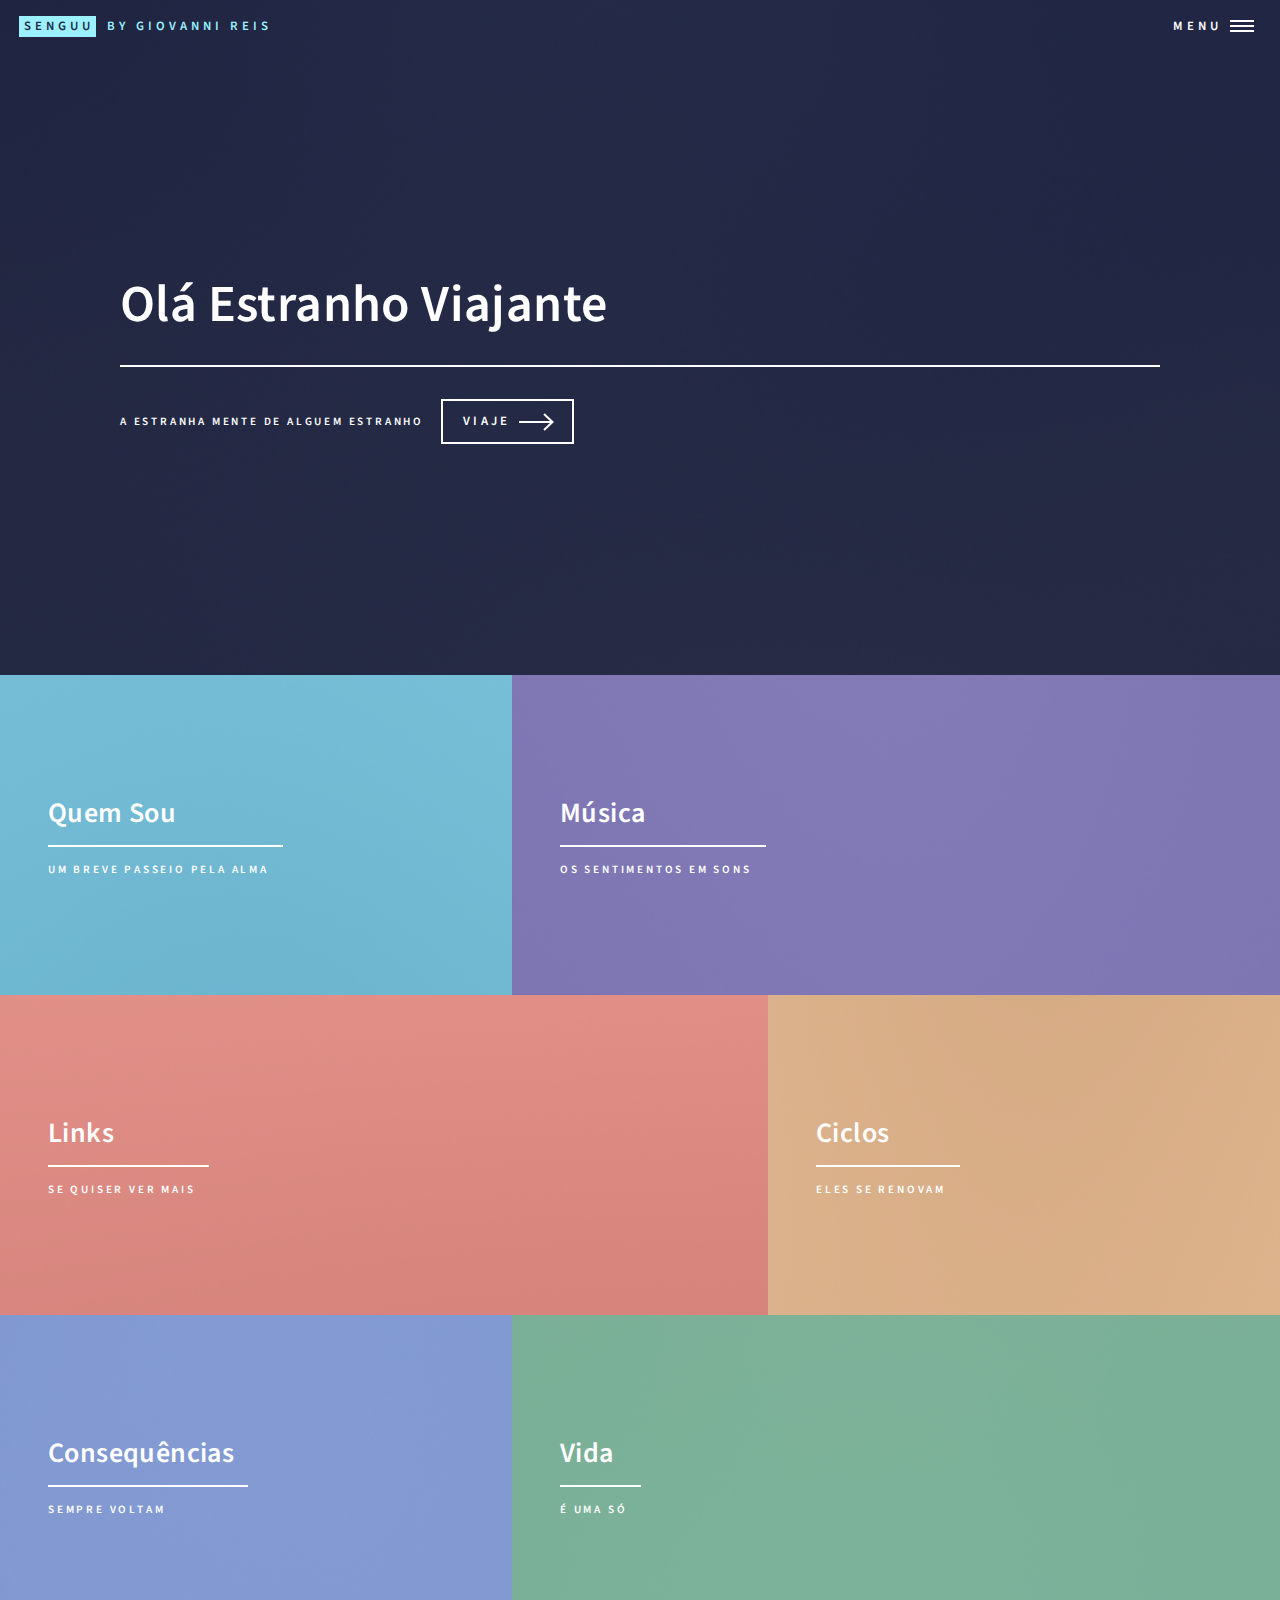
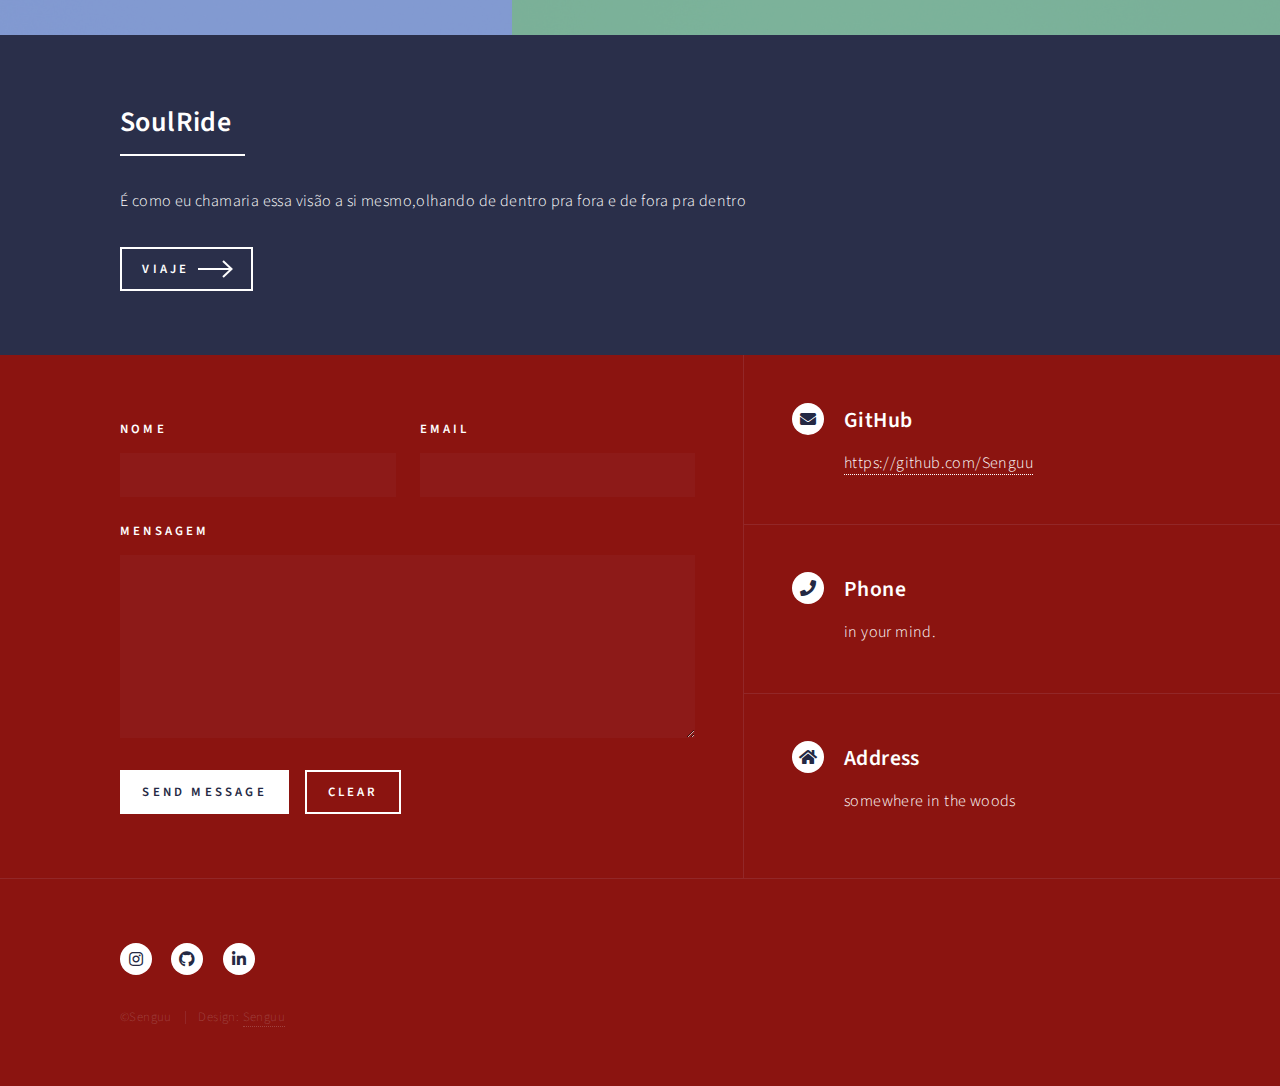
<file: index.html>
<!DOCTYPE HTML>
<html>
	<head>
		<title>Senguu</title>
		<meta charset="utf-8" />
		<meta name="viewport" content="width=device-width, initial-scale=1, user-scalable=no" />
		<link rel="stylesheet" href="assets/css/main.css" />
		<noscript><link rel="stylesheet" href="assets/css/noscript.css" /></noscript>
	</head>
	<body class="is-preload">

		<!-- Wrapper -->
			<div id="wrapper">

				<!-- Header -->
					<header id="header" class="alt">
						<a href="index.html" class="logo"><strong>Senguu</strong> <span>by Giovanni Reis</span></a>
						<nav>
							<a href="#menu">Menu</a>
						</nav>
					</header>

				<!-- Menu -->
					<nav id="menu">
						<ul class="links">
							<li><a href="index.html">Home</a></li>
							<li><a href="landing.html">Quem Sou</a></li>
							<li><a href="generic.html">Música</a></li>
							<li><a href="elements.html">Links</a></li>
						</ul>
						<ul class="actions stacked">
							<li><a href="#" class="button primary fit">Discover</a></li>
							<li><a href="#" class="button fit">Log In</a></li>
						</ul>
					</nav>

				<!-- Banner -->
					<section id="banner" class="major">
						<div class="inner">
							<header class="major">
								<h1>Olá Estranho Viajante</h1>
							</header>
							<div class="content">
								<p>A estranha mente de alguem estranho<br /></p>
								<ul class="actions">
									<li><a href="#one" class="button next scrolly">Viaje</a></li>
								</ul>
							</div>
						</div>
					</section>

				<!-- Main -->
					<div id="main">

						<!-- One -->
							<section id="one" class="tiles">
								<article>
									<span class="image">
										<img src="images/pic01.jpg" alt="" />
									</span>
									<header class="major">
										<h3><a href="landing.html" class="link">Quem Sou</a></h3>
										<p>um breve passeio pela alma</p>
									</header>
								</article>
								<article>
									<span class="image">
										<img src="images/pic02.jpg" alt="" />
									</span>
									<header class="major">
										<h3><a href="generic.html" class="link">Música</a></h3>
										<p>Os sentimentos em sons</p>
									</header>
								</article>
								<article>
									<span class="image">
										<img src="images/pic03.jpg" alt="" />
									</span>
									<header class="major">
										<h3><a href="elements.html" class="link">Links</a></h3>
										<p>se quiser ver mais</p>
									</header>
								</article>
								<article>
									<span class="image">
										<img src="images/pic04.jpg" alt="" />
									</span>
									<header class="major">
										<h3><a href="landing.html" class="link">Ciclos</a></h3>
										<p>eles se renovam</p>
									</header>
								</article>
								<article>
									<span class="image">
										<img src="images/pic05.jpg" alt="" />
									</span>
									<header class="major">
										<h3><a href="landing.html" class="link">Consequências</a></h3>
										<p>Sempre Voltam</p>
									</header>
								</article>
								<article>
									<span class="image">
										<img src="images/pic06.jpg" alt="" />
									</span>
									<header class="major">
										<h3><a href="landing.html" class="link">Vida</a></h3>
										<p>é uma só</p>
									</header>
								</article>
							</section>

						<!-- Two -->
							<section id="two">
								<div class="inner">
									<header class="major">
										<h2>SoulRide</h2>
									</header>
									<p>É como eu chamaria essa visão a si mesmo,olhando de dentro pra fora e de fora pra dentro</p>
									<ul class="actions">
										<li><a href="landing.html" class="button next">Viaje</a></li>
									</ul>
								</div>
							</section>

					</div>

				<!-- Contact -->
					<section id="contact">
						<div class="inner">
							<section>
								<form method="post" action="#">
									<div class="fields">
										<div class="field half">
											<label for="name">Nome</label>
											<input type="text" name="name" id="name" />
										</div>
										<div class="field half">
											<label for="email">Email</label>
											<input type="text" name="email" id="email" />
										</div>
										<div class="field">
											<label for="message">Mensagem</label>
											<textarea name="message" id="message" rows="6"></textarea>
										</div>
									</div>
									<ul class="actions">
										<li><input type="submit" value="Send Message" class="primary" /></li>
										<li><input type="reset" value="Clear" /></li>
									</ul>
								</form>
							</section>
							<section class="split">
								<section>
									<div class="contact-method">
										<span class="icon solid alt fa-envelope"></span>
										<h3>GitHub</h3>
										<a href="https://github.com/Senguu">https://github.com/Senguu</a>
									</div>
								</section>
								<section>
									<div class="contact-method">
										<span class="icon solid alt fa-phone"></span>
										<h3>Phone</h3>
										<span>in your mind.</span>
									</div>
								</section>
								<section>
									<div class="contact-method">
										<span class="icon solid alt fa-home"></span>
										<h3>Address</h3>
										<span>somewhere in the woods</span>
									</div>
								</section>
							</section>
						</div>
					</section>

				<!-- Footer -->
					<footer id="footer">
						<div class="inner">
							<ul class="icons">
								<li><a href="https://instagram.com/iamsenguu?igshid=YmMyMTA2M2Y=" class="icon brands alt fa-instagram"><span class="label">Instagram</span></a></li>
								<li><a href="https://github.com/Senguu" class="icon brands alt fa-github"><span class="label">GitHub</span></a></li>
								<li><a href="#" class="icon brands alt fa-linkedin-in"><span class="label">LinkedIn</span></a></li>
							</ul>
							<ul class="copyright">
								<li>&copy;Senguu</li><li>Design: <a href="https://github.com/Senguu">Senguu</a></li>
							</ul>
						</div>
					</footer>

			</div>

		<!-- Scripts -->
			<script src="assets/js/jquery.min.js"></script>
			<script src="assets/js/jquery.scrolly.min.js"></script>
			<script src="assets/js/jquery.scrollex.min.js"></script>
			<script src="assets/js/browser.min.js"></script>
			<script src="assets/js/breakpoints.min.js"></script>
			<script src="assets/js/util.js"></script>
			<script src="assets/js/main.js"></script>

	</body>
</html>
</file>
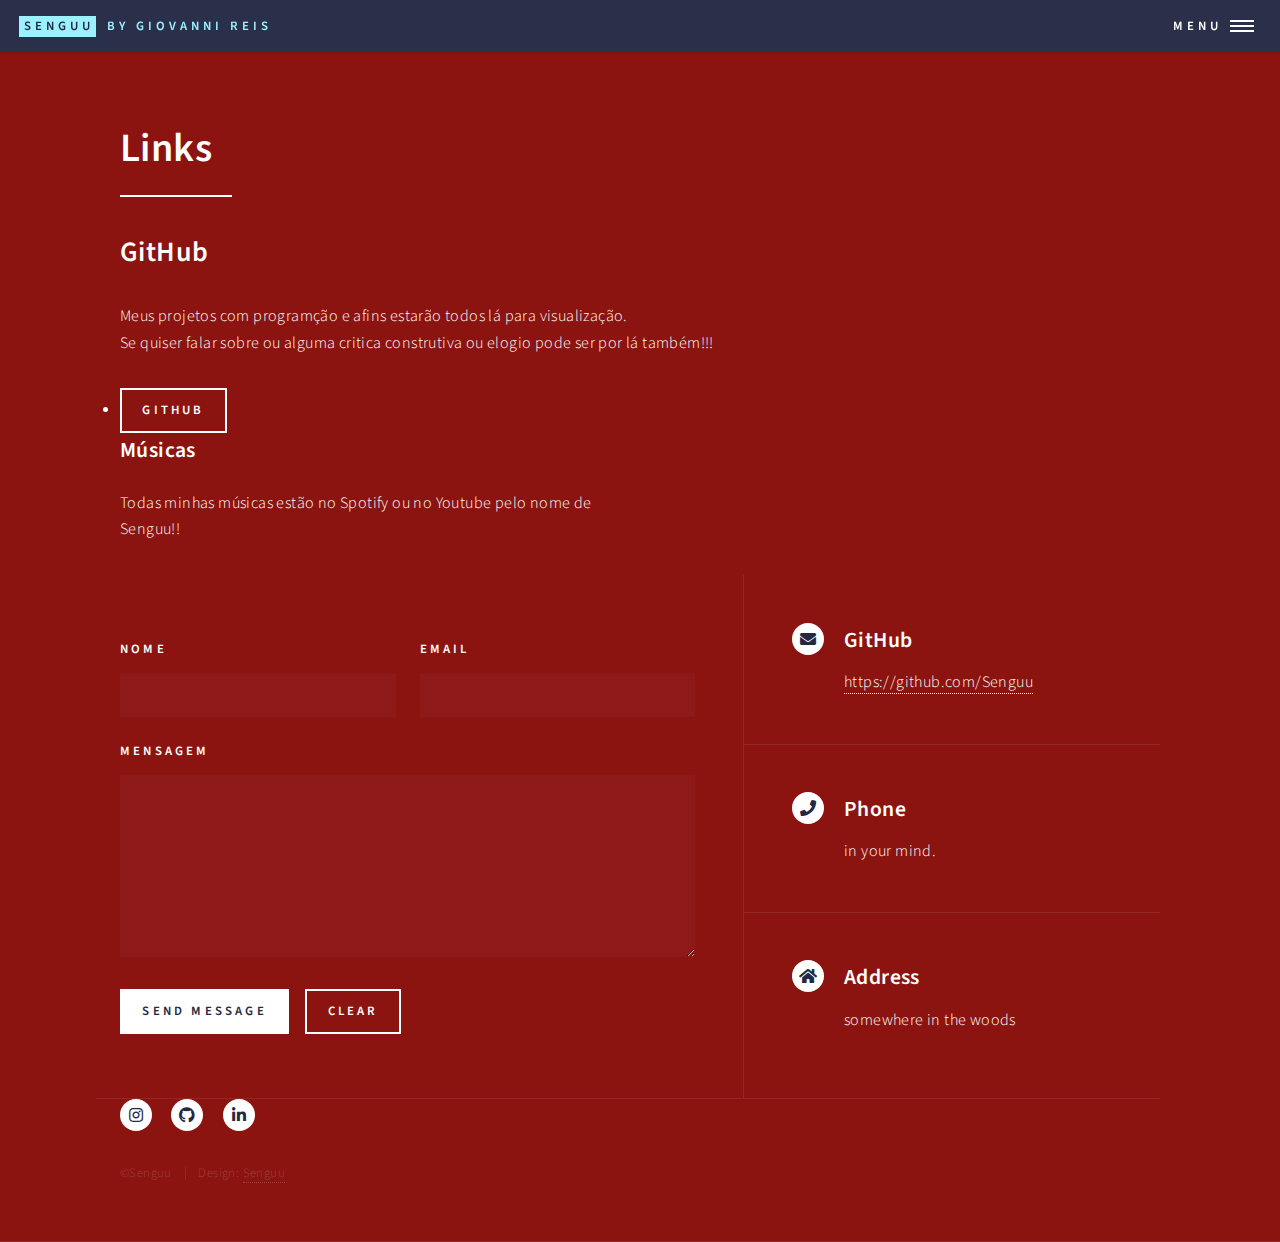
<file: elements.html>
<!DOCTYPE HTML>
<html>
	<head>
		<title>Links</title>
		<meta charset="utf-8" />
		<meta name="viewport" content="width=device-width, initial-scale=1, user-scalable=no" />
		<link rel="stylesheet" href="assets/css/main.css" />
		<noscript><link rel="stylesheet" href="assets/css/noscript.css" /></noscript>
	</head>
	<body class="is-preload">

		<!-- Wrapper -->
			<div id="wrapper">

				<!-- Header -->
					<header id="header">
						<a href="index.html" class="logo"><strong>Senguu</strong> <span>by Giovanni Reis</span></a>
						<nav>
							<a href="#menu">Menu</a>
						</nav>
					</header>

				<!-- Menu -->
					<nav id="menu">
						<ul class="links">
							<li><a href="index.html">Home</a></li>
							<li><a href="landing.html">Quem Sou</a></li>
							<li><a href="generic.html">Música</a></li>
							<li><a href="elements.html">Links</a></li>
						</ul>
						<ul class="actions stacked">
							<li><a href="landing.html" class="button primary fit">Discover</a></li>
							<li><a href="#" class="button fit">Log In</a></li>
						</ul>
					</nav>

				<!-- Main -->
					<div id="main" class="alt">

						<!-- One -->
							<section id="one">
								<div class="inner">
									<header class="major">
										<h1>Links</h1>
									</header>

									<!-- Content -->
										<h2 id="content">GitHub</h2>
										<p>Meus projetos com programção e afins estarão todos lá para visualização.<br>
										Se quiser falar sobre ou alguma critica construtiva ou elogio pode ser por lá também!!!<br></p>
										<li><a href="https://github.com/Senguu"class="button">GitHub</a></li>
										<div class="row">
											<div class="col-6 col-12-small">
												<h3>Músicas</h3>
												<p>Todas minhas músicas estão no Spotify ou no Youtube pelo nome de Senguu!!</p>
											</div>

											<!-- Contact -->
					<section id="contact">
						<div class="inner">
							<section>
								<form method="post" action="#">
									<div class="fields">
										<div class="field half">
											<label for="name">Nome</label>
											<input type="text" name="name" id="name" />
										</div>
										<div class="field half">
											<label for="email">Email</label>
											<input type="text" name="email" id="email" />
										</div>
										<div class="field">
											<label for="message">Mensagem</label>
											<textarea name="message" id="message" rows="6"></textarea>
										</div>
									</div>
									<ul class="actions">
										<li><input type="submit" value="Send Message" class="primary" /></li>
										<li><input type="reset" value="Clear" /></li>
									</ul>
								</form>
							</section>
							<section class="split">
								<section>
									<div class="contact-method">
										<span class="icon solid alt fa-envelope"></span>
										<h3>GitHub</h3>
										<a href="https://github.com/Senguu">https://github.com/Senguu</a>
									</div>
								</section>
								<section>
									<div class="contact-method">
										<span class="icon solid alt fa-phone"></span>
										<h3>Phone</h3>
										<span>in your mind.</span>
									</div>
								</section>
								<section>
									<div class="contact-method">
										<span class="icon solid alt fa-home"></span>
										<h3>Address</h3>
										<span>somewhere in the woods</span>
									</div>
								</section>
							</section>
						</div>
					</section>

				<!-- Footer -->
					<footer id="footer">
						<div class="inner">
							<ul class="icons">
								<li><a href="https://instagram.com/iamsenguu?igshid=YmMyMTA2M2Y=" class="icon brands alt fa-instagram"><span class="label">Instagram</span></a></li>
								<li><a href="https://github.com/Senguu" class="icon brands alt fa-github"><span class="label">GitHub</span></a></li>
								<li><a href="#" class="icon brands alt fa-linkedin-in"><span class="label">LinkedIn</span></a></li>
							</ul>
							<ul class="copyright">
								<li>&copy;Senguu</li><li>Design: <a href="https://github.com/Senguu">Senguu</a></li>
							</ul>
						</div>
					</footer>

			</div>

		<!-- Scripts -->
			<script src="assets/js/jquery.min.js"></script>
			<script src="assets/js/jquery.scrolly.min.js"></script>
			<script src="assets/js/jquery.scrollex.min.js"></script>
			<script src="assets/js/browser.min.js"></script>
			<script src="assets/js/breakpoints.min.js"></script>
			<script src="assets/js/util.js"></script>
			<script src="assets/js/main.js"></script>

	</body>
</html>
</file>
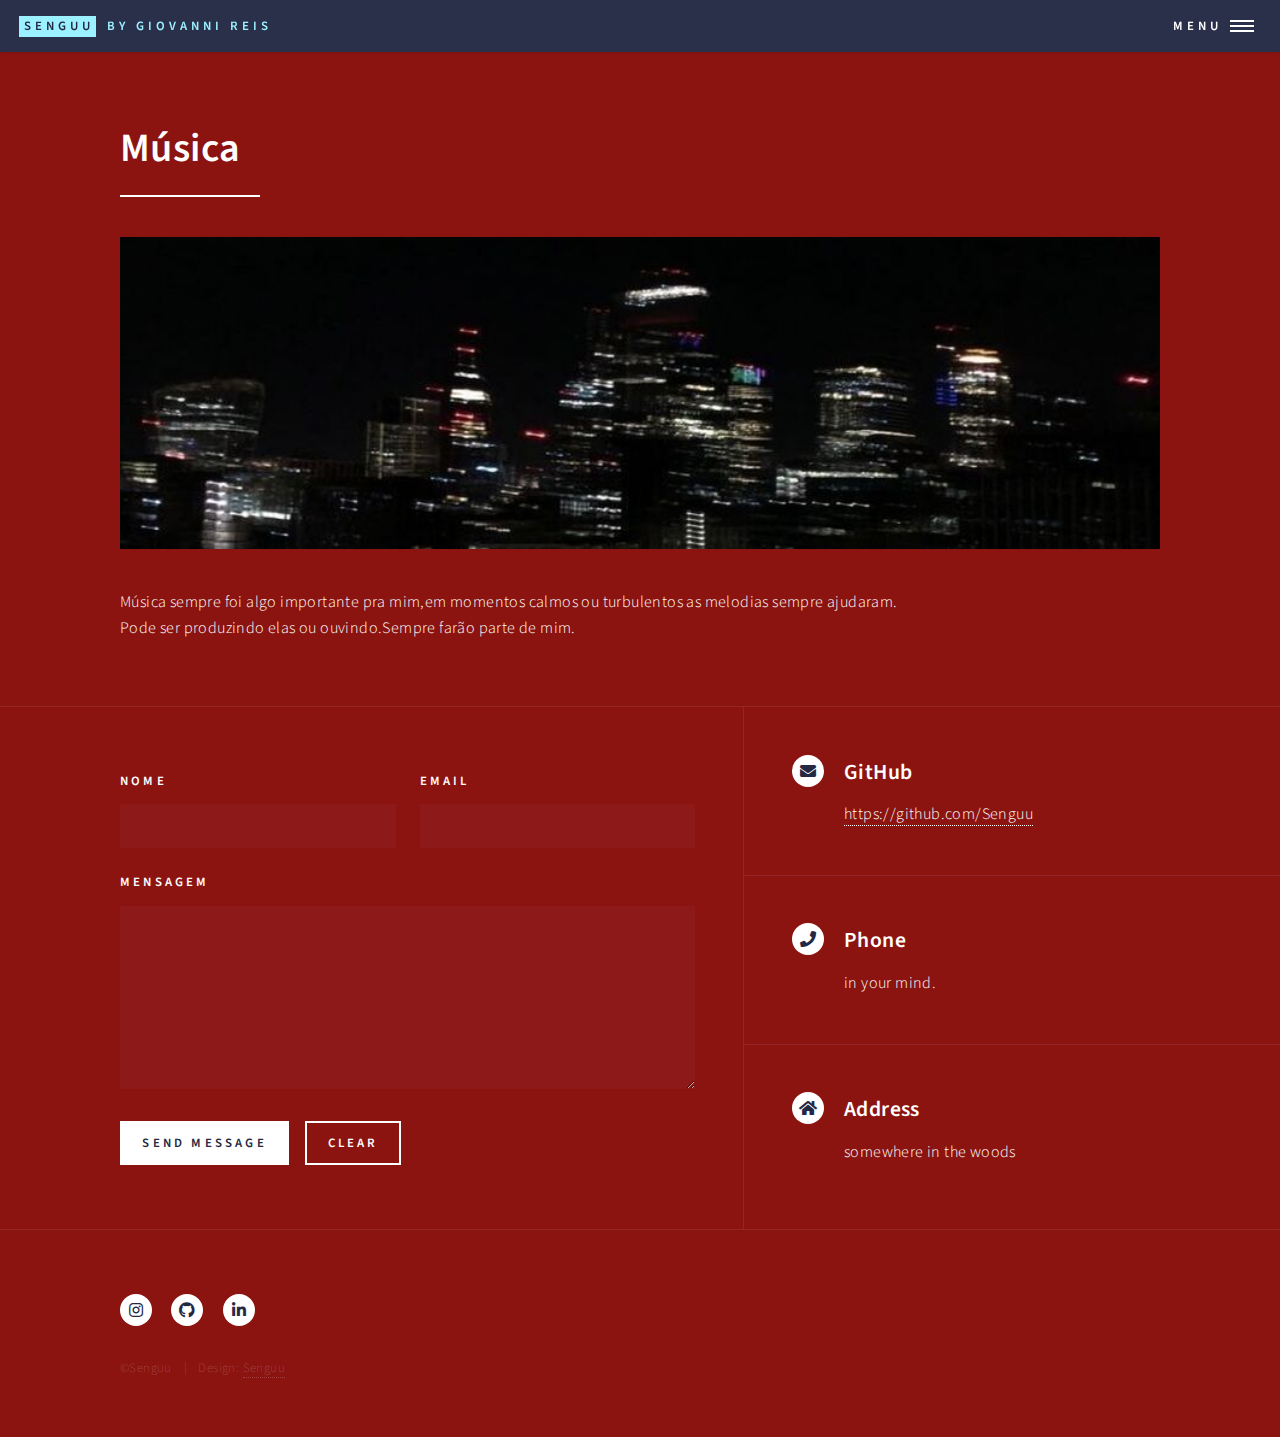
<file: generic.html>
<!DOCTYPE HTML>
<html>
	<head>
		<title>Música</title>
		<meta charset="utf-8" />
		<meta name="viewport" content="width=device-width, initial-scale=1, user-scalable=no" />
		<link rel="stylesheet" href="assets/css/main.css" />
		<noscript><link rel="stylesheet" href="assets/css/noscript.css" /></noscript>
	</head>
	<body class="is-preload">

		<!-- Wrapper -->
			<div id="wrapper">

				<!-- Header -->
					<header id="header">
						<a href="index.html" class="logo"><strong>Senguu</strong> <span>by Giovanni Reis</span></a>
						<nav>
							<a href="#menu">Menu</a>
						</nav>
					</header>

				<!-- Menu -->
					<nav id="menu">
						<ul class="links">
							<li><a href="index.html">Home</a></li>
							<li><a href="landing.html">Quem Sou</a></li>
							<li><a href="generic.html">Música</a></li>
							<li><a href="elements.html">Links</a></li>
						</ul>
						<ul class="actions stacked">
							<li><a href="landing.html" class="button primary fit">Discover</a></li>
							<li><a href="#" class="button fit">Log In</a></li>
						</ul>
					</nav>

				<!-- Main -->
					<div id="main" class="alt">

						<!-- One -->
							<section id="one">
								<div class="inner">
									<header class="major">
										<h1>Música</h1>
									</header>
									<span class="image main"><img src="images/pic11.jpg" alt="" /></span>
									<p></p>Música sempre foi algo importante pra mim,em momentos calmos ou turbulentos as melodias sempre ajudaram.<br>
								Pode ser produzindo elas ou ouvindo.Sempre farão parte de mim.</p>
								</div>
							</section>

					</div>

		<!-- Contact -->
		<section id="contact">
			<div class="inner">
				<section>
					<form method="post" action="#">
						<div class="fields">
							<div class="field half">
								<label for="name">Nome</label>
								<input type="text" name="name" id="name" />
							</div>
							<div class="field half">
								<label for="email">Email</label>
								<input type="text" name="email" id="email" />
							</div>
							<div class="field">
								<label for="message">Mensagem</label>
								<textarea name="message" id="message" rows="6"></textarea>
							</div>
						</div>
						<ul class="actions">
							<li><input type="submit" value="Send Message" class="primary" /></li>
							<li><input type="reset" value="Clear" /></li>
						</ul>
					</form>
				</section>
				<section class="split">
					<section>
						<div class="contact-method">
							<span class="icon solid alt fa-envelope"></span>
							<h3>GitHub</h3>
							<a href="https://github.com/Senguu">https://github.com/Senguu</a>
						</div>
					</section>
					<section>
						<div class="contact-method">
							<span class="icon solid alt fa-phone"></span>
							<h3>Phone</h3>
							<span>in your mind.</span>
						</div>
					</section>
					<section>
						<div class="contact-method">
							<span class="icon solid alt fa-home"></span>
							<h3>Address</h3>
							<span>somewhere in the woods</span>
						</div>
					</section>
				</section>
			</div>
		</section>

	<!-- Footer -->
		<footer id="footer">
			<div class="inner">
				<ul class="icons">
					<li><a href="https://instagram.com/iamsenguu?igshid=YmMyMTA2M2Y=" class="icon brands alt fa-instagram"><span class="label">Instagram</span></a></li>
					<li><a href="https://github.com/Senguu" class="icon brands alt fa-github"><span class="label">GitHub</span></a></li>
					<li><a href="#" class="icon brands alt fa-linkedin-in"><span class="label">LinkedIn</span></a></li>
				</ul>
				<ul class="copyright">
					<li>&copy;Senguu</li><li>Design: <a href="https://github.com/Senguu">Senguu</a></li>
				</ul>
			</div>
		</footer>

</div>

<!-- Scripts -->
<script src="assets/js/jquery.min.js"></script>
<script src="assets/js/jquery.scrolly.min.js"></script>
<script src="assets/js/jquery.scrollex.min.js"></script>
<script src="assets/js/browser.min.js"></script>
<script src="assets/js/breakpoints.min.js"></script>
<script src="assets/js/util.js"></script>
<script src="assets/js/main.js"></script>

</body>
</html>
</file>
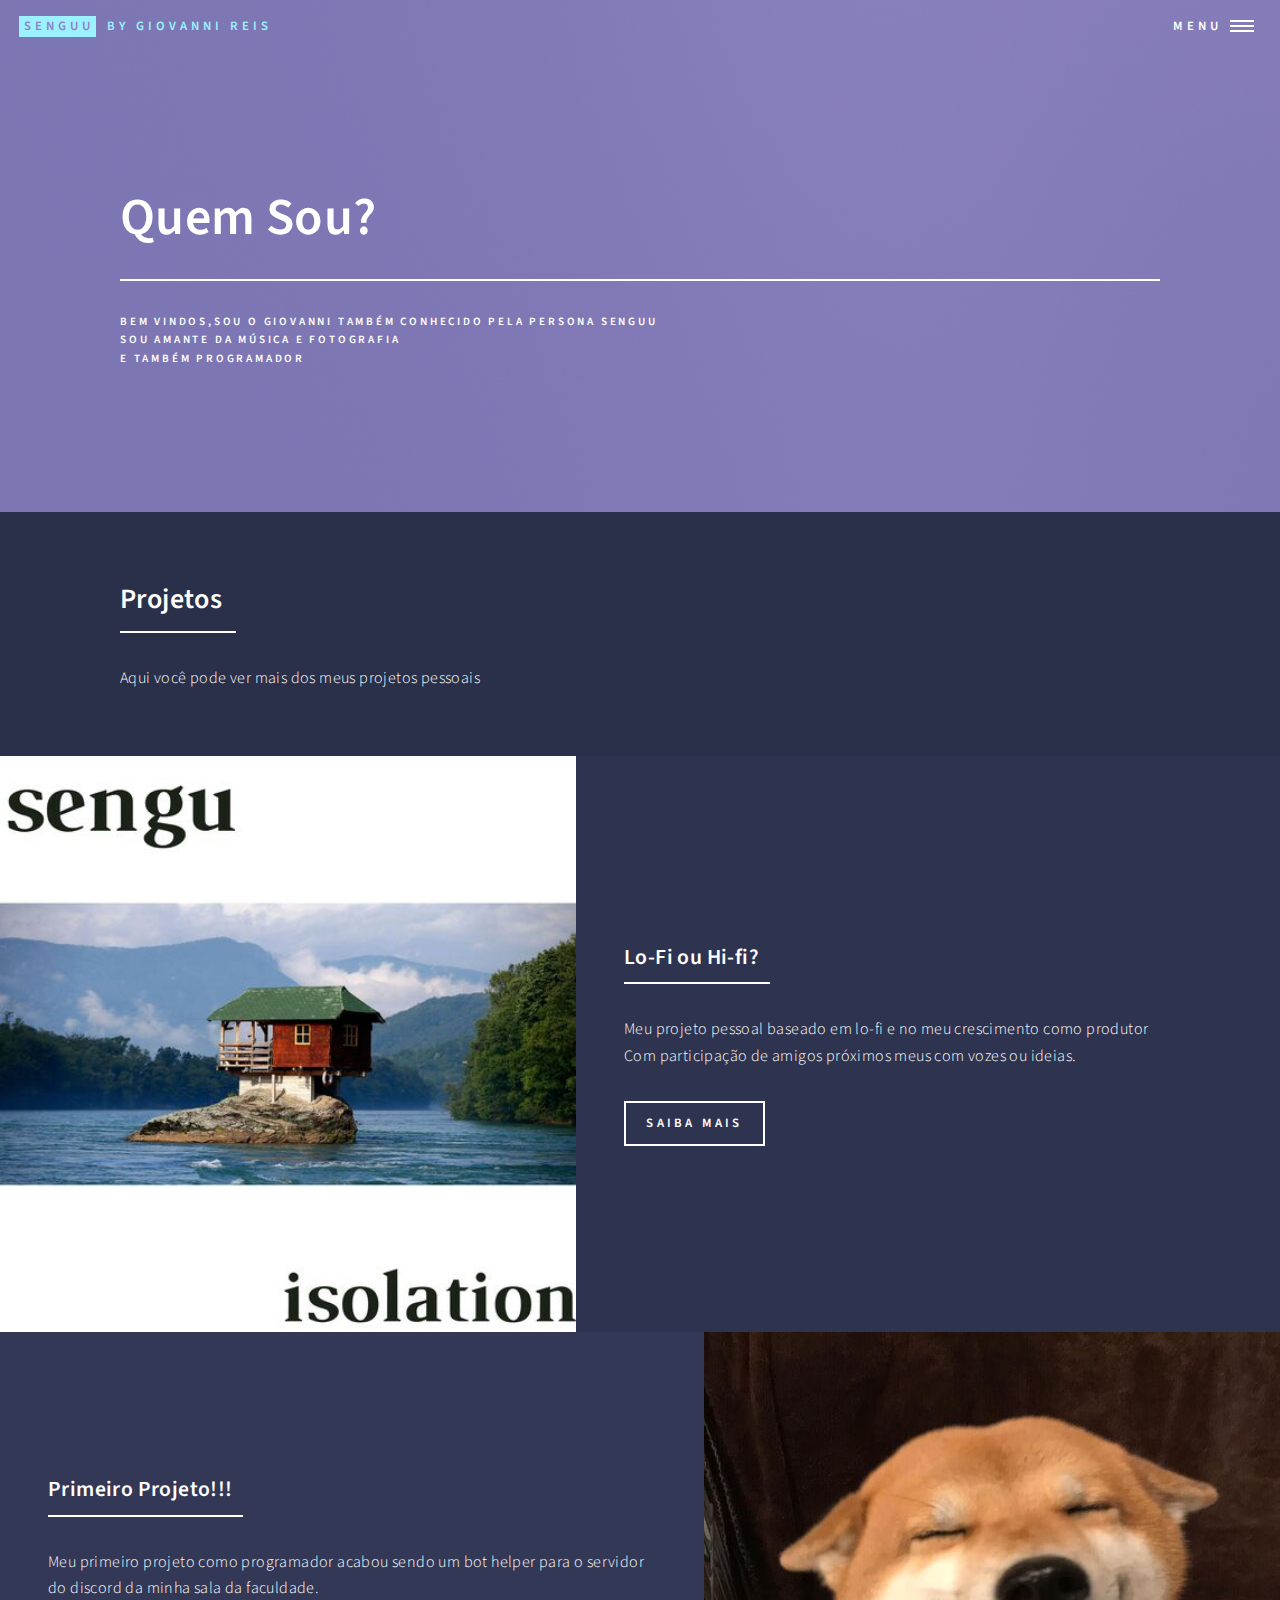
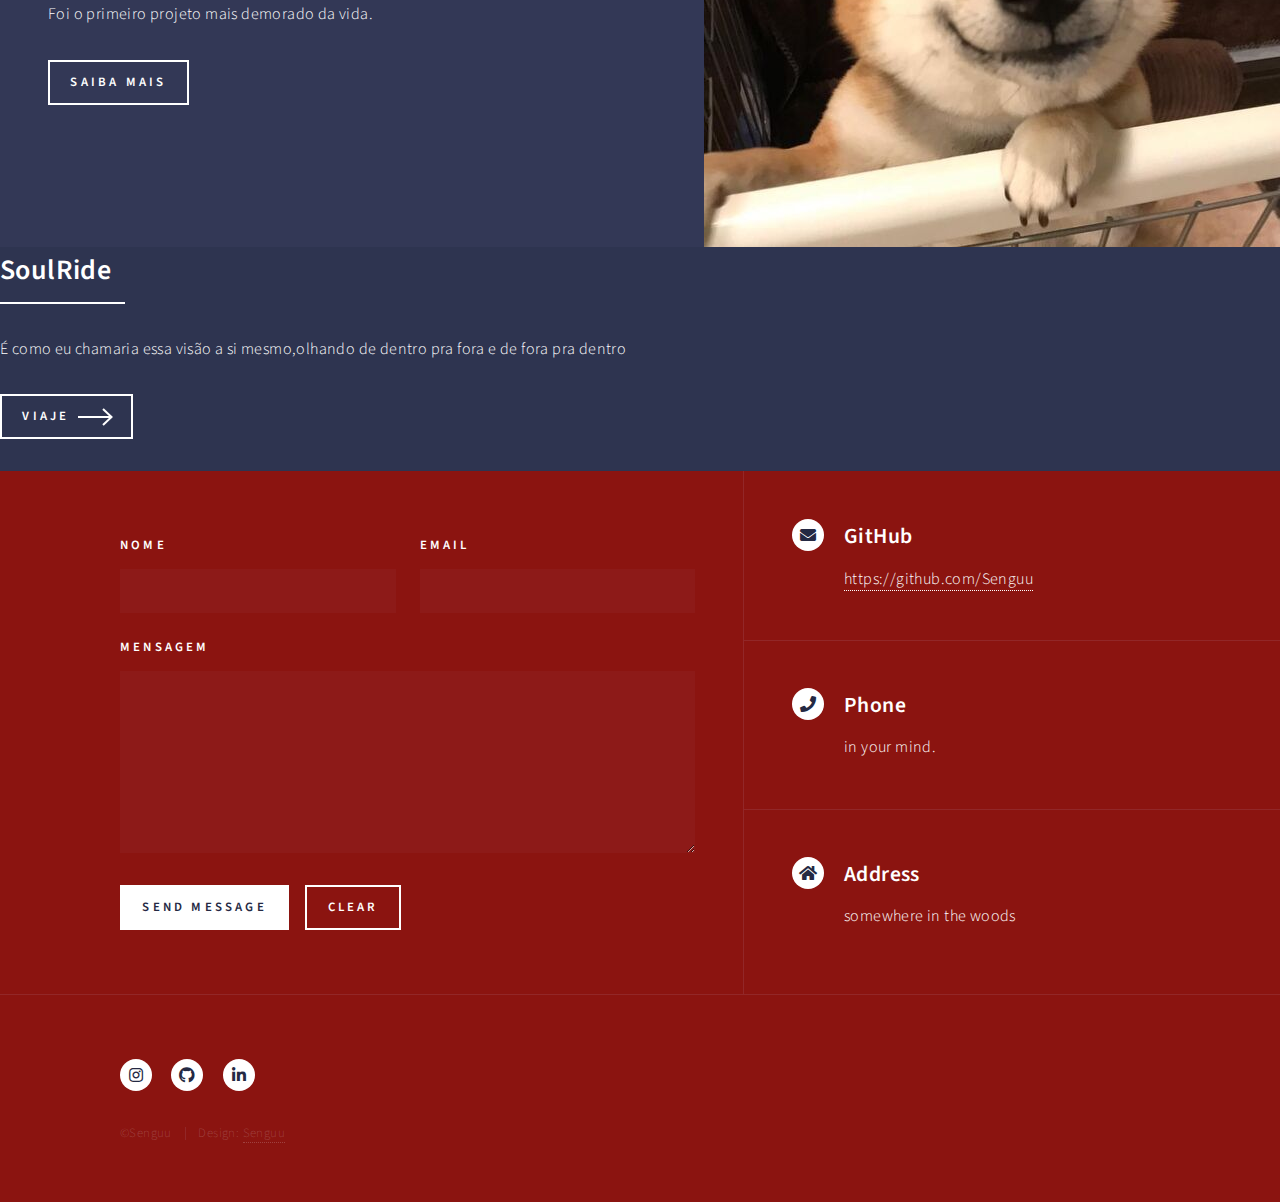
<file: landing.html>
<!DOCTYPE HTML>
<html>
	<head>
		<title>Quem Sou</title>
		<meta charset="utf-8" />
		<meta name="viewport" content="width=device-width, initial-scale=1, user-scalable=no" />
		<link rel="stylesheet" href="assets/css/main.css" />
		<noscript><link rel="stylesheet" href="assets/css/noscript.css" /></noscript>
	</head>
	<body class="is-preload">

		<!-- Wrapper -->
			<div id="wrapper">

				<!-- Header -->
				<!-- Note: The "styleN" class below should match that of the banner element. -->
					<header id="header" class="alt style2">
						<a href="index.html" class="logo"><strong>Senguu</strong> <span>by Giovanni Reis</span></a>
						<nav>
							<a href="#menu">Menu</a>
						</nav>
					</header>

				<!-- Menu -->
					<nav id="menu">
						<ul class="links">
							<li><a href="index.html">Home</a></li>
							<li><a href="landing.html">Quem Sou</a></li>
							<li><a href="generic.html">Músicas</a></li>
							<li><a href="elements.html">Links</a></li>
						</ul>
						<ul class="actions stacked">
							<li><a href="index.html" class="button primary fit">Discover</a></li>
							<li><a href="#" class="button fit">Log In</a></li>
						</ul>
					</nav>

				<!-- Banner -->
				<!-- Note: The "styleN" class below should match that of the header element. -->
					<section id="banner" class="style2">
						<div class="inner">
							<span class="image">
								<img src="images/pic07.jpg" alt="" />
							</span>
							<header class="major">
								<h1>Quem Sou?</h1>
							</header>
							<div class="content">
								<p>Bem vindos,sou o Giovanni também conhecido pela persona Senguu<br>
								Sou amante da música e fotografia<br>
							e também programador</p>
							</div>
						</div>
					</section>

				<!-- Main -->
					<div id="main">

						<!-- One -->
							<section id="one">
								<div class="inner">
									<header class="major">
										<h2>Projetos</h2>
									</header>
									<p>Aqui você pode ver mais dos meus projetos pessoais</p>
								</div>
							</section>

						<!-- Two -->
							<section id="two" class="spotlights">
								<section>
									<a href="generic.html" class="image">
										<img src="images/pic08.jpg" alt="" data-position="center center" />
									</a>
									<div class="content">
										<div class="inner">
											<header class="major">
												<h3>Lo-Fi ou Hi-fi?</h3>
											</header>
											<p>Meu projeto pessoal baseado em lo-fi e no meu crescimento como produtor<br>
											Com participação de amigos próximos meus com vozes ou ideias.</p>
											<ul class="actions">
												<li><a href="https://open.spotify.com/artist/4IsTr6dA8pypZwu8kDN3a8?si=9L7zugRjRGKSO1_t_iWG7g"class="button">Saiba Mais</a></li>
											</ul>
										</div>
									</div>
								</section>
								<section>
									<a href="generic.html" class="image">
										<img src="images/pic09.jpg" alt="" data-position="top center" />
									</a>
									<div class="content">
										<div class="inner">
											<header class="major">
												<h3>Primeiro Projeto!!!</h3>
											</header>
											<p>Meu primeiro projeto como programador acabou sendo um bot helper para o servidor do discord da minha sala da faculdade.<br>
											Foi o primeiro projeto mais demorado da vida.
											</p>
											<ul class="actions">
												<li><a href="elements.html" class="button">Saiba Mais</a></li>
											</ul>
										</div>
									</div>
								</section>
								<section>

						<!-- Three -->
							<section id="three">
								<div class="inner">
									<header class="major">
										<h2>SoulRide</h2>
									</header>
									<p>É como eu chamaria essa visão a si mesmo,olhando de dentro pra fora e de fora pra dentro</p>
									<ul class="actions">
										<li><a href="generic.html" class="button next">Viaje</a></li>
									</ul>
								</div>
							</section>

					</div>

				<!-- Contact -->
				<section id="contact">
					<div class="inner">
						<section>
							<form method="post" action="#">
								<div class="fields">
									<div class="field half">
										<label for="name">Nome</label>
										<input type="text" name="name" id="name" />
									</div>
									<div class="field half">
										<label for="email">Email</label>
										<input type="text" name="email" id="email" />
									</div>
									<div class="field">
										<label for="message">Mensagem</label>
										<textarea name="message" id="message" rows="6"></textarea>
									</div>
								</div>
								<ul class="actions">
									<li><input type="submit" value="Send Message" class="primary" /></li>
									<li><input type="reset" value="Clear" /></li>
								</ul>
							</form>
						</section>
						<section class="split">
							<section>
								<div class="contact-method">
									<span class="icon solid alt fa-envelope"></span>
									<h3>GitHub</h3>
									<a href="https://github.com/Senguu">https://github.com/Senguu</a>
								</div>
							</section>
							<section>
								<div class="contact-method">
									<span class="icon solid alt fa-phone"></span>
									<h3>Phone</h3>
									<span>in your mind.</span>
								</div>
							</section>
							<section>
								<div class="contact-method">
									<span class="icon solid alt fa-home"></span>
									<h3>Address</h3>
									<span>somewhere in the woods</span>
								</div>
							</section>
						</section>
					</div>
				</section>

			<!-- Footer -->
				<footer id="footer">
					<div class="inner">
						<ul class="icons">
							<li><a href="https://instagram.com/iamsenguu?igshid=YmMyMTA2M2Y=" class="icon brands alt fa-instagram"><span class="label">Instagram</span></a></li>
							<li><a href="https://github.com/Senguu" class="icon brands alt fa-github"><span class="label">GitHub</span></a></li>
							<li><a href="#" class="icon brands alt fa-linkedin-in"><span class="label">LinkedIn</span></a></li>
						</ul>
						<ul class="copyright">
							<li>&copy;Senguu</li><li>Design: <a href="https://github.com/Senguu">Senguu</a></li>
						</ul>
					</div>
				</footer>

		</div>

	<!-- Scripts -->
		<script src="assets/js/jquery.min.js"></script>
		<script src="assets/js/jquery.scrolly.min.js"></script>
		<script src="assets/js/jquery.scrollex.min.js"></script>
		<script src="assets/js/browser.min.js"></script>
		<script src="assets/js/breakpoints.min.js"></script>
		<script src="assets/js/util.js"></script>
		<script src="assets/js/main.js"></script>

</body>
</html>
</file>
<file: assets/css/noscript.css>
/*
	Forty by HTML5 UP
	html5up.net | @ajlkn
	Free for personal and commercial use under the CCA 3.0 license (html5up.net/license)
*/

/* Banner */

	body.is-preload #banner:after {
		opacity: 0.85;
	}

	body.is-preload #banner > .inner {
		-moz-filter: none;
		-webkit-filter: none;
		-ms-filter: none;
		filter: none;
		-moz-transform: none;
		-webkit-transform: none;
		-ms-transform: none;
		transform: none;
		opacity: 1;
	}
</file>
<file: assets/css/main.css>
@import url(fontawesome-all.min.css);
@import url("https://fonts.googleapis.com/css?family=Source+Sans+Pro:300,300italic,600,600italic");

/*
	Forty by HTML5 UP
	html5up.net | @ajlkn
	Free for personal and commercial use under the CCA 3.0 license (html5up.net/license)
*/

html, body, div, span, applet, object,
iframe, h1, h2, h3, h4, h5, h6, p, blockquote,
pre, a, abbr, acronym, address, big, cite,
code, del, dfn, em, img, ins, kbd, q, s, samp,
small, strike, strong, sub, sup, tt, var, b,
u, i, center, dl, dt, dd, ol, ul, li, fieldset,
form, label, legend, table, caption, tbody,
tfoot, thead, tr, th, td, article, aside,
canvas, details, embed, figure, figcaption,
footer, header, hgroup, menu, nav, output, ruby,
section, summary, time, mark, audio, video {
	margin: 0;
	padding: 0;
	border: 0;
	font-size: 100%;
	font: inherit;
	vertical-align: baseline;}

article, aside, details, figcaption, figure,
footer, header, hgroup, menu, nav, section {
	display: block;}

body {
	line-height: 1;
}

ol, ul {
	list-style: none;
}

blockquote, q {
	quotes: none;
}

	blockquote:before, blockquote:after, q:before, q:after {
		content: '';
		content: none;
	}

table {
	border-collapse: collapse;
	border-spacing: 0;
}

body {
	-webkit-text-size-adjust: none;
}

mark {
	background-color: transparent;
	color: inherit;
}

input::-moz-focus-inner {
	border: 0;
	padding: 0;
}

input, select, textarea {
	-moz-appearance: none;
	-webkit-appearance: none;
	-ms-appearance: none;
	appearance: none;
}

/* Basic */

	@-ms-viewport {
		width: device-width;
	}

	body {
		-ms-overflow-style: scrollbar;
	}

	@media screen and (max-width: 480px) {

		html, body {
			min-width: 320px;
		}

	}

	html {
		box-sizing: border-box;
	}

	*, *:before, *:after {
		box-sizing: inherit;
	}

	body {
		background: #8b1410;
	}

		body.is-preload *, body.is-preload *:before, body.is-preload *:after {
			-moz-animation: none !important;
			-webkit-animation: none !important;
			-ms-animation: none !important;
			animation: none !important;
			-moz-transition: none !important;
			-webkit-transition: none !important;
			-ms-transition: none !important;
			transition: none !important;
		}

/* Type */

	body, input, select, textarea {
		color: #ffffff;
		font-family: "Source Sans Pro", Helvetica, sans-serif;
		font-size: 17pt;
		font-weight: 300;
		letter-spacing: 0.025em;
		line-height: 1.65;
	}

		@media screen and (max-width: 1680px) {

			body, input, select, textarea {
				font-size: 14pt;
			}

		}

		@media screen and (max-width: 1280px) {

			body, input, select, textarea {
				font-size: 12pt;
			}

		}

		@media screen and (max-width: 360px) {

			body, input, select, textarea {
				font-size: 11pt;
			}

		}

	a {
		-moz-transition: color 0.2s ease-in-out, border-bottom-color 0.2s ease-in-out;
		-webkit-transition: color 0.2s ease-in-out, border-bottom-color 0.2s ease-in-out;
		-ms-transition: color 0.2s ease-in-out, border-bottom-color 0.2s ease-in-out;
		transition: color 0.2s ease-in-out, border-bottom-color 0.2s ease-in-out;
		border-bottom: dotted 1px;
		color: inherit;
		text-decoration: none;
	}

		a:hover {
			border-bottom-color: transparent;
			color: #9bf1ff !important;
		}

		a:active {
			color: #53e3fb !important;
		}

	strong, b {
		color: #ffffff;
		font-weight: 600;
	}

	em, i {
		font-style: italic;
	}

	p {
		margin: 0 0 2em 0;
	}

	h1, h2, h3, h4, h5, h6 {
		color: #ffffff;
		font-weight: 600;
		line-height: 1.65;
		margin: 0 0 1em 0;
	}

		h1 a, h2 a, h3 a, h4 a, h5 a, h6 a {
			color: inherit;
			border-bottom: 0;
		}

	h1 {
		font-size: 2.5em;
	}

	h2 {
		font-size: 1.75em;
	}

	h3 {
		font-size: 1.35em;
	}

	h4 {
		font-size: 1.1em;
	}

	h5 {
		font-size: 0.9em;
	}

	h6 {
		font-size: 0.7em;
	}

	@media screen and (max-width: 736px) {

		h1 {
			font-size: 2em;
		}

		h2 {
			font-size: 1.5em;
		}

		h3 {
			font-size: 1.25em;
		}

	}

	sub {
		font-size: 0.8em;
		position: relative;
		top: 0.5em;
	}

	sup {
		font-size: 0.8em;
		position: relative;
		top: -0.5em;
	}

	blockquote {
		border-left: solid 4px rgba(212, 212, 255, 0.1);
		font-style: italic;
		margin: 0 0 2em 0;
		padding: 0.5em 0 0.5em 2em;
	}

	code {
		background: rgba(212, 212, 255, 0.035);
		font-family: "Courier New", monospace;
		font-size: 0.9em;
		margin: 0 0.25em;
		padding: 0.25em 0.65em;
	}

	pre {
		-webkit-overflow-scrolling: touch;
		font-family: "Courier New", monospace;
		font-size: 0.9em;
		margin: 0 0 2em 0;
	}

		pre code {
			display: block;
			line-height: 1.75;
			padding: 1em 1.5em;
			overflow-x: auto;
		}

	hr {
		border: 0;
		border-bottom: solid 1px rgba(212, 212, 255, 0.1);
		margin: 2em 0;
	}

		hr.major {
			margin: 3em 0;
		}

	.align-left {
		text-align: left;
	}

	.align-center {
		text-align: center;
	}

	.align-right {
		text-align: right;
	}

/* Row */

	.row {
		display: flex;
		flex-wrap: wrap;
		box-sizing: border-box;
		align-items: stretch;
	}

		.row > * {
			box-sizing: border-box;
		}

		.row.gtr-uniform > * > :last-child {
			margin-bottom: 0;
		}

		.row.aln-left {
			justify-content: flex-start;
		}

		.row.aln-center {
			justify-content: center;
		}

		.row.aln-right {
			justify-content: flex-end;
		}

		.row.aln-top {
			align-items: flex-start;
		}

		.row.aln-middle {
			align-items: center;
		}

		.row.aln-bottom {
			align-items: flex-end;
		}

		.row > .imp {
			order: -1;
		}

		.row > .col-1 {
			width: 8.33333%;
		}

		.row > .off-1 {
			margin-left: 8.33333%;
		}

		.row > .col-2 {
			width: 16.66667%;
		}

		.row > .off-2 {
			margin-left: 16.66667%;
		}

		.row > .col-3 {
			width: 25%;
		}

		.row > .off-3 {
			margin-left: 25%;
		}

		.row > .col-4 {
			width: 33.33333%;
		}

		.row > .off-4 {
			margin-left: 33.33333%;
		}

		.row > .col-5 {
			width: 41.66667%;
		}

		.row > .off-5 {
			margin-left: 41.66667%;
		}

		.row > .col-6 {
			width: 50%;
		}

		.row > .off-6 {
			margin-left: 50%;
		}

		.row > .col-7 {
			width: 58.33333%;
		}

		.row > .off-7 {
			margin-left: 58.33333%;
		}

		.row > .col-8 {
			width: 66.66667%;
		}

		.row > .off-8 {
			margin-left: 66.66667%;
		}

		.row > .col-9 {
			width: 75%;
		}

		.row > .off-9 {
			margin-left: 75%;
		}

		.row > .col-10 {
			width: 83.33333%;
		}

		.row > .off-10 {
			margin-left: 83.33333%;
		}

		.row > .col-11 {
			width: 91.66667%;
		}

		.row > .off-11 {
			margin-left: 91.66667%;
		}

		.row > .col-12 {
			width: 100%;
		}

		.row > .off-12 {
			margin-left: 100%;
		}

		.row.gtr-0 {
			margin-top: 0;
			margin-left: 0em;
		}

			.row.gtr-0 > * {
				padding: 0 0 0 0em;
			}

			.row.gtr-0.gtr-uniform {
				margin-top: 0em;
			}

				.row.gtr-0.gtr-uniform > * {
					padding-top: 0em;
				}

		.row.gtr-25 {
			margin-top: 0;
			margin-left: -0.5em;
		}

			.row.gtr-25 > * {
				padding: 0 0 0 0.5em;
			}

			.row.gtr-25.gtr-uniform {
				margin-top: -0.5em;
			}

				.row.gtr-25.gtr-uniform > * {
					padding-top: 0.5em;
				}

		.row.gtr-50 {
			margin-top: 0;
			margin-left: -1em;
		}

			.row.gtr-50 > * {
				padding: 0 0 0 1em;
			}

			.row.gtr-50.gtr-uniform {
				margin-top: -1em;
			}

				.row.gtr-50.gtr-uniform > * {
					padding-top: 1em;
				}

		.row {
			margin-top: 0;
			margin-left: -2em;
		}

			.row > * {
				padding: 0 0 0 2em;
			}

			.row.gtr-uniform {
				margin-top: -2em;
			}

				.row.gtr-uniform > * {
					padding-top: 2em;
				}

		.row.gtr-150 {
			margin-top: 0;
			margin-left: -3em;
		}

			.row.gtr-150 > * {
				padding: 0 0 0 3em;
			}

			.row.gtr-150.gtr-uniform {
				margin-top: -3em;
			}

				.row.gtr-150.gtr-uniform > * {
					padding-top: 3em;
				}

		.row.gtr-200 {
			margin-top: 0;
			margin-left: -4em;
		}

			.row.gtr-200 > * {
				padding: 0 0 0 4em;
			}

			.row.gtr-200.gtr-uniform {
				margin-top: -4em;
			}

				.row.gtr-200.gtr-uniform > * {
					padding-top: 4em;
				}

		@media screen and (max-width: 1680px) {

			.row {
				display: flex;
				flex-wrap: wrap;
				box-sizing: border-box;
				align-items: stretch;
			}

				.row > * {
					box-sizing: border-box;
				}

				.row.gtr-uniform > * > :last-child {
					margin-bottom: 0;
				}

				.row.aln-left {
					justify-content: flex-start;
				}

				.row.aln-center {
					justify-content: center;
				}

				.row.aln-right {
					justify-content: flex-end;
				}

				.row.aln-top {
					align-items: flex-start;
				}

				.row.aln-middle {
					align-items: center;
				}

				.row.aln-bottom {
					align-items: flex-end;
				}

				.row > .imp-xlarge {
					order: -1;
				}

				.row > .col-1-xlarge {
					width: 8.33333%;
				}

				.row > .off-1-xlarge {
					margin-left: 8.33333%;
				}

				.row > .col-2-xlarge {
					width: 16.66667%;
				}

				.row > .off-2-xlarge {
					margin-left: 16.66667%;
				}

				.row > .col-3-xlarge {
					width: 25%;
				}

				.row > .off-3-xlarge {
					margin-left: 25%;
				}

				.row > .col-4-xlarge {
					width: 33.33333%;
				}

				.row > .off-4-xlarge {
					margin-left: 33.33333%;
				}

				.row > .col-5-xlarge {
					width: 41.66667%;
				}

				.row > .off-5-xlarge {
					margin-left: 41.66667%;
				}

				.row > .col-6-xlarge {
					width: 50%;
				}

				.row > .off-6-xlarge {
					margin-left: 50%;
				}

				.row > .col-7-xlarge {
					width: 58.33333%;
				}

				.row > .off-7-xlarge {
					margin-left: 58.33333%;
				}

				.row > .col-8-xlarge {
					width: 66.66667%;
				}

				.row > .off-8-xlarge {
					margin-left: 66.66667%;
				}

				.row > .col-9-xlarge {
					width: 75%;
				}

				.row > .off-9-xlarge {
					margin-left: 75%;
				}

				.row > .col-10-xlarge {
					width: 83.33333%;
				}

				.row > .off-10-xlarge {
					margin-left: 83.33333%;
				}

				.row > .col-11-xlarge {
					width: 91.66667%;
				}

				.row > .off-11-xlarge {
					margin-left: 91.66667%;
				}

				.row > .col-12-xlarge {
					width: 100%;
				}

				.row > .off-12-xlarge {
					margin-left: 100%;
				}

				.row.gtr-0 {
					margin-top: 0;
					margin-left: 0em;
				}

					.row.gtr-0 > * {
						padding: 0 0 0 0em;
					}

					.row.gtr-0.gtr-uniform {
						margin-top: 0em;
					}

						.row.gtr-0.gtr-uniform > * {
							padding-top: 0em;
						}

				.row.gtr-25 {
					margin-top: 0;
					margin-left: -0.5em;
				}

					.row.gtr-25 > * {
						padding: 0 0 0 0.5em;
					}

					.row.gtr-25.gtr-uniform {
						margin-top: -0.5em;
					}

						.row.gtr-25.gtr-uniform > * {
							padding-top: 0.5em;
						}

				.row.gtr-50 {
					margin-top: 0;
					margin-left: -1em;
				}

					.row.gtr-50 > * {
						padding: 0 0 0 1em;
					}

					.row.gtr-50.gtr-uniform {
						margin-top: -1em;
					}

						.row.gtr-50.gtr-uniform > * {
							padding-top: 1em;
						}

				.row {
					margin-top: 0;
					margin-left: -2em;
				}

					.row > * {
						padding: 0 0 0 2em;
					}

					.row.gtr-uniform {
						margin-top: -2em;
					}

						.row.gtr-uniform > * {
							padding-top: 2em;
						}

				.row.gtr-150 {
					margin-top: 0;
					margin-left: -3em;
				}

					.row.gtr-150 > * {
						padding: 0 0 0 3em;
					}

					.row.gtr-150.gtr-uniform {
						margin-top: -3em;
					}

						.row.gtr-150.gtr-uniform > * {
							padding-top: 3em;
						}

				.row.gtr-200 {
					margin-top: 0;
					margin-left: -4em;
				}

					.row.gtr-200 > * {
						padding: 0 0 0 4em;
					}

					.row.gtr-200.gtr-uniform {
						margin-top: -4em;
					}

						.row.gtr-200.gtr-uniform > * {
							padding-top: 4em;
						}

		}

		@media screen and (max-width: 1280px) {

			.row {
				display: flex;
				flex-wrap: wrap;
				box-sizing: border-box;
				align-items: stretch;
			}

				.row > * {
					box-sizing: border-box;
				}

				.row.gtr-uniform > * > :last-child {
					margin-bottom: 0;
				}

				.row.aln-left {
					justify-content: flex-start;
				}

				.row.aln-center {
					justify-content: center;
				}

				.row.aln-right {
					justify-content: flex-end;
				}

				.row.aln-top {
					align-items: flex-start;
				}

				.row.aln-middle {
					align-items: center;
				}

				.row.aln-bottom {
					align-items: flex-end;
				}

				.row > .imp-large {
					order: -1;
				}

				.row > .col-1-large {
					width: 8.33333%;
				}

				.row > .off-1-large {
					margin-left: 8.33333%;
				}

				.row > .col-2-large {
					width: 16.66667%;
				}

				.row > .off-2-large {
					margin-left: 16.66667%;
				}

				.row > .col-3-large {
					width: 25%;
				}

				.row > .off-3-large {
					margin-left: 25%;
				}

				.row > .col-4-large {
					width: 33.33333%;
				}

				.row > .off-4-large {
					margin-left: 33.33333%;
				}

				.row > .col-5-large {
					width: 41.66667%;
				}

				.row > .off-5-large {
					margin-left: 41.66667%;
				}

				.row > .col-6-large {
					width: 50%;
				}

				.row > .off-6-large {
					margin-left: 50%;
				}

				.row > .col-7-large {
					width: 58.33333%;
				}

				.row > .off-7-large {
					margin-left: 58.33333%;
				}

				.row > .col-8-large {
					width: 66.66667%;
				}

				.row > .off-8-large {
					margin-left: 66.66667%;
				}

				.row > .col-9-large {
					width: 75%;
				}

				.row > .off-9-large {
					margin-left: 75%;
				}

				.row > .col-10-large {
					width: 83.33333%;
				}

				.row > .off-10-large {
					margin-left: 83.33333%;
				}

				.row > .col-11-large {
					width: 91.66667%;
				}

				.row > .off-11-large {
					margin-left: 91.66667%;
				}

				.row > .col-12-large {
					width: 100%;
				}

				.row > .off-12-large {
					margin-left: 100%;
				}

				.row.gtr-0 {
					margin-top: 0;
					margin-left: 0em;
				}

					.row.gtr-0 > * {
						padding: 0 0 0 0em;
					}

					.row.gtr-0.gtr-uniform {
						margin-top: 0em;
					}

						.row.gtr-0.gtr-uniform > * {
							padding-top: 0em;
						}

				.row.gtr-25 {
					margin-top: 0;
					margin-left: -0.375em;
				}

					.row.gtr-25 > * {
						padding: 0 0 0 0.375em;
					}

					.row.gtr-25.gtr-uniform {
						margin-top: -0.375em;
					}

						.row.gtr-25.gtr-uniform > * {
							padding-top: 0.375em;
						}

				.row.gtr-50 {
					margin-top: 0;
					margin-left: -0.75em;
				}

					.row.gtr-50 > * {
						padding: 0 0 0 0.75em;
					}

					.row.gtr-50.gtr-uniform {
						margin-top: -0.75em;
					}

						.row.gtr-50.gtr-uniform > * {
							padding-top: 0.75em;
						}

				.row {
					margin-top: 0;
					margin-left: -1.5em;
				}

					.row > * {
						padding: 0 0 0 1.5em;
					}

					.row.gtr-uniform {
						margin-top: -1.5em;
					}

						.row.gtr-uniform > * {
							padding-top: 1.5em;
						}

				.row.gtr-150 {
					margin-top: 0;
					margin-left: -2.25em;
				}

					.row.gtr-150 > * {
						padding: 0 0 0 2.25em;
					}

					.row.gtr-150.gtr-uniform {
						margin-top: -2.25em;
					}

						.row.gtr-150.gtr-uniform > * {
							padding-top: 2.25em;
						}

				.row.gtr-200 {
					margin-top: 0;
					margin-left: -3em;
				}

					.row.gtr-200 > * {
						padding: 0 0 0 3em;
					}

					.row.gtr-200.gtr-uniform {
						margin-top: -3em;
					}

						.row.gtr-200.gtr-uniform > * {
							padding-top: 3em;
						}

		}

		@media screen and (max-width: 980px) {

			.row {
				display: flex;
				flex-wrap: wrap;
				box-sizing: border-box;
				align-items: stretch;
			}

				.row > * {
					box-sizing: border-box;
				}

				.row.gtr-uniform > * > :last-child {
					margin-bottom: 0;
				}

				.row.aln-left {
					justify-content: flex-start;
				}

				.row.aln-center {
					justify-content: center;
				}

				.row.aln-right {
					justify-content: flex-end;
				}

				.row.aln-top {
					align-items: flex-start;
				}

				.row.aln-middle {
					align-items: center;
				}

				.row.aln-bottom {
					align-items: flex-end;
				}

				.row > .imp-medium {
					order: -1;
				}

				.row > .col-1-medium {
					width: 8.33333%;
				}

				.row > .off-1-medium {
					margin-left: 8.33333%;
				}

				.row > .col-2-medium {
					width: 16.66667%;
				}

				.row > .off-2-medium {
					margin-left: 16.66667%;
				}

				.row > .col-3-medium {
					width: 25%;
				}

				.row > .off-3-medium {
					margin-left: 25%;
				}

				.row > .col-4-medium {
					width: 33.33333%;
				}

				.row > .off-4-medium {
					margin-left: 33.33333%;
				}

				.row > .col-5-medium {
					width: 41.66667%;
				}

				.row > .off-5-medium {
					margin-left: 41.66667%;
				}

				.row > .col-6-medium {
					width: 50%;
				}

				.row > .off-6-medium {
					margin-left: 50%;
				}

				.row > .col-7-medium {
					width: 58.33333%;
				}

				.row > .off-7-medium {
					margin-left: 58.33333%;
				}

				.row > .col-8-medium {
					width: 66.66667%;
				}

				.row > .off-8-medium {
					margin-left: 66.66667%;
				}

				.row > .col-9-medium {
					width: 75%;
				}

				.row > .off-9-medium {
					margin-left: 75%;
				}

				.row > .col-10-medium {
					width: 83.33333%;
				}

				.row > .off-10-medium {
					margin-left: 83.33333%;
				}

				.row > .col-11-medium {
					width: 91.66667%;
				}

				.row > .off-11-medium {
					margin-left: 91.66667%;
				}

				.row > .col-12-medium {
					width: 100%;
				}

				.row > .off-12-medium {
					margin-left: 100%;
				}

				.row.gtr-0 {
					margin-top: 0;
					margin-left: 0em;
				}

					.row.gtr-0 > * {
						padding: 0 0 0 0em;
					}

					.row.gtr-0.gtr-uniform {
						margin-top: 0em;
					}

						.row.gtr-0.gtr-uniform > * {
							padding-top: 0em;
						}

				.row.gtr-25 {
					margin-top: 0;
					margin-left: -0.375em;
				}

					.row.gtr-25 > * {
						padding: 0 0 0 0.375em;
					}

					.row.gtr-25.gtr-uniform {
						margin-top: -0.375em;
					}

						.row.gtr-25.gtr-uniform > * {
							padding-top: 0.375em;
						}

				.row.gtr-50 {
					margin-top: 0;
					margin-left: -0.75em;
				}

					.row.gtr-50 > * {
						padding: 0 0 0 0.75em;
					}

					.row.gtr-50.gtr-uniform {
						margin-top: -0.75em;
					}

						.row.gtr-50.gtr-uniform > * {
							padding-top: 0.75em;
						}

				.row {
					margin-top: 0;
					margin-left: -1.5em;
				}

					.row > * {
						padding: 0 0 0 1.5em;
					}

					.row.gtr-uniform {
						margin-top: -1.5em;
					}

						.row.gtr-uniform > * {
							padding-top: 1.5em;
						}

				.row.gtr-150 {
					margin-top: 0;
					margin-left: -2.25em;
				}

					.row.gtr-150 > * {
						padding: 0 0 0 2.25em;
					}

					.row.gtr-150.gtr-uniform {
						margin-top: -2.25em;
					}

						.row.gtr-150.gtr-uniform > * {
							padding-top: 2.25em;
						}

				.row.gtr-200 {
					margin-top: 0;
					margin-left: -3em;
				}

					.row.gtr-200 > * {
						padding: 0 0 0 3em;
					}

					.row.gtr-200.gtr-uniform {
						margin-top: -3em;
					}

						.row.gtr-200.gtr-uniform > * {
							padding-top: 3em;
						}

		}

		@media screen and (max-width: 736px) {

			.row {
				display: flex;
				flex-wrap: wrap;
				box-sizing: border-box;
				align-items: stretch;
			}

				.row > * {
					box-sizing: border-box;
				}

				.row.gtr-uniform > * > :last-child {
					margin-bottom: 0;
				}

				.row.aln-left {
					justify-content: flex-start;
				}

				.row.aln-center {
					justify-content: center;
				}

				.row.aln-right {
					justify-content: flex-end;
				}

				.row.aln-top {
					align-items: flex-start;
				}

				.row.aln-middle {
					align-items: center;
				}

				.row.aln-bottom {
					align-items: flex-end;
				}

				.row > .imp-small {
					order: -1;
				}

				.row > .col-1-small {
					width: 8.33333%;
				}

				.row > .off-1-small {
					margin-left: 8.33333%;
				}

				.row > .col-2-small {
					width: 16.66667%;
				}

				.row > .off-2-small {
					margin-left: 16.66667%;
				}

				.row > .col-3-small {
					width: 25%;
				}

				.row > .off-3-small {
					margin-left: 25%;
				}

				.row > .col-4-small {
					width: 33.33333%;
				}

				.row > .off-4-small {
					margin-left: 33.33333%;
				}

				.row > .col-5-small {
					width: 41.66667%;
				}

				.row > .off-5-small {
					margin-left: 41.66667%;
				}

				.row > .col-6-small {
					width: 50%;
				}

				.row > .off-6-small {
					margin-left: 50%;
				}

				.row > .col-7-small {
					width: 58.33333%;
				}

				.row > .off-7-small {
					margin-left: 58.33333%;
				}

				.row > .col-8-small {
					width: 66.66667%;
				}

				.row > .off-8-small {
					margin-left: 66.66667%;
				}

				.row > .col-9-small {
					width: 75%;
				}

				.row > .off-9-small {
					margin-left: 75%;
				}

				.row > .col-10-small {
					width: 83.33333%;
				}

				.row > .off-10-small {
					margin-left: 83.33333%;
				}

				.row > .col-11-small {
					width: 91.66667%;
				}

				.row > .off-11-small {
					margin-left: 91.66667%;
				}

				.row > .col-12-small {
					width: 100%;
				}

				.row > .off-12-small {
					margin-left: 100%;
				}

				.row.gtr-0 {
					margin-top: 0;
					margin-left: 0em;
				}

					.row.gtr-0 > * {
						padding: 0 0 0 0em;
					}

					.row.gtr-0.gtr-uniform {
						margin-top: 0em;
					}

						.row.gtr-0.gtr-uniform > * {
							padding-top: 0em;
						}

				.row.gtr-25 {
					margin-top: 0;
					margin-left: -0.3125em;
				}

					.row.gtr-25 > * {
						padding: 0 0 0 0.3125em;
					}

					.row.gtr-25.gtr-uniform {
						margin-top: -0.3125em;
					}

						.row.gtr-25.gtr-uniform > * {
							padding-top: 0.3125em;
						}

				.row.gtr-50 {
					margin-top: 0;
					margin-left: -0.625em;
				}

					.row.gtr-50 > * {
						padding: 0 0 0 0.625em;
					}

					.row.gtr-50.gtr-uniform {
						margin-top: -0.625em;
					}

						.row.gtr-50.gtr-uniform > * {
							padding-top: 0.625em;
						}

				.row {
					margin-top: 0;
					margin-left: -1.25em;
				}

					.row > * {
						padding: 0 0 0 1.25em;
					}

					.row.gtr-uniform {
						margin-top: -1.25em;
					}

						.row.gtr-uniform > * {
							padding-top: 1.25em;
						}

				.row.gtr-150 {
					margin-top: 0;
					margin-left: -1.875em;
				}

					.row.gtr-150 > * {
						padding: 0 0 0 1.875em;
					}

					.row.gtr-150.gtr-uniform {
						margin-top: -1.875em;
					}

						.row.gtr-150.gtr-uniform > * {
							padding-top: 1.875em;
						}

				.row.gtr-200 {
					margin-top: 0;
					margin-left: -2.5em;
				}

					.row.gtr-200 > * {
						padding: 0 0 0 2.5em;
					}

					.row.gtr-200.gtr-uniform {
						margin-top: -2.5em;
					}

						.row.gtr-200.gtr-uniform > * {
							padding-top: 2.5em;
						}

		}

		@media screen and (max-width: 480px) {

			.row {
				display: flex;
				flex-wrap: wrap;
				box-sizing: border-box;
				align-items: stretch;
			}

				.row > * {
					box-sizing: border-box;
				}

				.row.gtr-uniform > * > :last-child {
					margin-bottom: 0;
				}

				.row.aln-left {
					justify-content: flex-start;
				}

				.row.aln-center {
					justify-content: center;
				}

				.row.aln-right {
					justify-content: flex-end;
				}

				.row.aln-top {
					align-items: flex-start;
				}

				.row.aln-middle {
					align-items: center;
				}

				.row.aln-bottom {
					align-items: flex-end;
				}

				.row > .imp-xsmall {
					order: -1;
				}

				.row > .col-1-xsmall {
					width: 8.33333%;
				}

				.row > .off-1-xsmall {
					margin-left: 8.33333%;
				}

				.row > .col-2-xsmall {
					width: 16.66667%;
				}

				.row > .off-2-xsmall {
					margin-left: 16.66667%;
				}

				.row > .col-3-xsmall {
					width: 25%;
				}

				.row > .off-3-xsmall {
					margin-left: 25%;
				}

				.row > .col-4-xsmall {
					width: 33.33333%;
				}

				.row > .off-4-xsmall {
					margin-left: 33.33333%;
				}

				.row > .col-5-xsmall {
					width: 41.66667%;
				}

				.row > .off-5-xsmall {
					margin-left: 41.66667%;
				}

				.row > .col-6-xsmall {
					width: 50%;
				}

				.row > .off-6-xsmall {
					margin-left: 50%;
				}

				.row > .col-7-xsmall {
					width: 58.33333%;
				}

				.row > .off-7-xsmall {
					margin-left: 58.33333%;
				}

				.row > .col-8-xsmall {
					width: 66.66667%;
				}

				.row > .off-8-xsmall {
					margin-left: 66.66667%;
				}

				.row > .col-9-xsmall {
					width: 75%;
				}

				.row > .off-9-xsmall {
					margin-left: 75%;
				}

				.row > .col-10-xsmall {
					width: 83.33333%;
				}

				.row > .off-10-xsmall {
					margin-left: 83.33333%;
				}

				.row > .col-11-xsmall {
					width: 91.66667%;
				}

				.row > .off-11-xsmall {
					margin-left: 91.66667%;
				}

				.row > .col-12-xsmall {
					width: 100%;
				}

				.row > .off-12-xsmall {
					margin-left: 100%;
				}

				.row.gtr-0 {
					margin-top: 0;
					margin-left: 0em;
				}

					.row.gtr-0 > * {
						padding: 0 0 0 0em;
					}

					.row.gtr-0.gtr-uniform {
						margin-top: 0em;
					}

						.row.gtr-0.gtr-uniform > * {
							padding-top: 0em;
						}

				.row.gtr-25 {
					margin-top: 0;
					margin-left: -0.3125em;
				}

					.row.gtr-25 > * {
						padding: 0 0 0 0.3125em;
					}

					.row.gtr-25.gtr-uniform {
						margin-top: -0.3125em;
					}

						.row.gtr-25.gtr-uniform > * {
							padding-top: 0.3125em;
						}

				.row.gtr-50 {
					margin-top: 0;
					margin-left: -0.625em;
				}

					.row.gtr-50 > * {
						padding: 0 0 0 0.625em;
					}

					.row.gtr-50.gtr-uniform {
						margin-top: -0.625em;
					}

						.row.gtr-50.gtr-uniform > * {
							padding-top: 0.625em;
						}

				.row {
					margin-top: 0;
					margin-left: -1.25em;
				}

					.row > * {
						padding: 0 0 0 1.25em;
					}

					.row.gtr-uniform {
						margin-top: -1.25em;
					}

						.row.gtr-uniform > * {
							padding-top: 1.25em;
						}

				.row.gtr-150 {
					margin-top: 0;
					margin-left: -1.875em;
				}

					.row.gtr-150 > * {
						padding: 0 0 0 1.875em;
					}

					.row.gtr-150.gtr-uniform {
						margin-top: -1.875em;
					}

						.row.gtr-150.gtr-uniform > * {
							padding-top: 1.875em;
						}

				.row.gtr-200 {
					margin-top: 0;
					margin-left: -2.5em;
				}

					.row.gtr-200 > * {
						padding: 0 0 0 2.5em;
					}

					.row.gtr-200.gtr-uniform {
						margin-top: -2.5em;
					}

						.row.gtr-200.gtr-uniform > * {
							padding-top: 2.5em;
						}

		}

/* Section/Article */

	section.special, article.special {
		text-align: center;
	}

	header.major {
		width: -moz-max-content;
		width: -webkit-max-content;
		width: -ms-max-content;
		width: max-content;
		margin-bottom: 2em;
	}

		header.major > :first-child {
			margin-bottom: 0;
			width: calc(100% + 0.5em);
		}

			header.major > :first-child:after {
				content: '';
				background-color: #ffffff;
				display: block;
				height: 2px;
				margin: 0.325em 0 0.5em 0;
				width: 100%;
			}

		header.major > p {
			font-size: 0.7em;
			font-weight: 600;
			letter-spacing: 0.25em;
			margin-bottom: 0;
			text-transform: uppercase;
		}

		body.is-ie header.major > :first-child:after {
			max-width: 9em;
		}

		body.is-ie header.major > h1:after {
			max-width: 100% !important;
		}

	@media screen and (max-width: 736px) {

		header.major > p br {
			display: none;
		}

	}

/* Form */

	form {
		margin: 0 0 2em 0;
	}

		form > :last-child {
			margin-bottom: 0;
		}

		form > .fields {
			display: -moz-flex;
			display: -webkit-flex;
			display: -ms-flex;
			display: flex;
			-moz-flex-wrap: wrap;
			-webkit-flex-wrap: wrap;
			-ms-flex-wrap: wrap;
			flex-wrap: wrap;
			width: calc(100% + 3em);
			margin: -1.5em 0 2em -1.5em;
		}

			form > .fields > .field {
				-moz-flex-grow: 0;
				-webkit-flex-grow: 0;
				-ms-flex-grow: 0;
				flex-grow: 0;
				-moz-flex-shrink: 0;
				-webkit-flex-shrink: 0;
				-ms-flex-shrink: 0;
				flex-shrink: 0;
				padding: 1.5em 0 0 1.5em;
				width: calc(100% - 1.5em);
			}

				form > .fields > .field.half {
					width: calc(50% - 0.75em);
				}

				form > .fields > .field.third {
					width: calc(100%/3 - 0.5em);
				}

				form > .fields > .field.quarter {
					width: calc(25% - 0.375em);
				}

		@media screen and (max-width: 480px) {

			form > .fields {
				width: calc(100% + 3em);
				margin: -1.5em 0 2em -1.5em;
			}

				form > .fields > .field {
					padding: 1.5em 0 0 1.5em;
					width: calc(100% - 1.5em);
				}

					form > .fields > .field.half {
						width: calc(100% - 1.5em);
					}

					form > .fields > .field.third {
						width: calc(100% - 1.5em);
					}

					form > .fields > .field.quarter {
						width: calc(100% - 1.5em);
					}

		}

	label {
		color: #ffffff;
		display: block;
		font-size: 0.8em;
		font-weight: 600;
		letter-spacing: 0.25em;
		margin: 0 0 1em 0;
		text-transform: uppercase;
	}

	input[type="text"],
	input[type="password"],
	input[type="email"],
	input[type="tel"],
	input[type="search"],
	input[type="url"],
	select,
	textarea {
		-moz-appearance: none;
		-webkit-appearance: none;
		-ms-appearance: none;
		appearance: none;
		background: rgba(212, 212, 255, 0.035);
		border: none;
		border-radius: 0;
		color: inherit;
		display: block;
		outline: 0;
		padding: 0 1em;
		text-decoration: none;
		width: 100%;
	}

		input[type="text"]:invalid,
		input[type="password"]:invalid,
		input[type="email"]:invalid,
		input[type="tel"]:invalid,
		input[type="search"]:invalid,
		input[type="url"]:invalid,
		select:invalid,
		textarea:invalid {
			box-shadow: none;
		}

		input[type="text"]:focus,
		input[type="password"]:focus,
		input[type="email"]:focus,
		input[type="tel"]:focus,
		input[type="search"]:focus,
		input[type="url"]:focus,
		select:focus,
		textarea:focus {
			border-color: #51c3d4;
			box-shadow: 0 0 0 2px #1d3f44;
		}

	select {
		background-image: url("data:image/svg+xml;charset=utf8,%3Csvg xmlns='http://www.w3.org/2000/svg' width='40' height='40' preserveAspectRatio='none' viewBox='0 0 40 40'%3E%3Cpath d='M9.4,12.3l10.4,10.4l10.4-10.4c0.2-0.2,0.5-0.4,0.9-0.4c0.3,0,0.6,0.1,0.9,0.4l3.3,3.3c0.2,0.2,0.4,0.5,0.4,0.9 c0,0.4-0.1,0.6-0.4,0.9L20.7,31.9c-0.2,0.2-0.5,0.4-0.9,0.4c-0.3,0-0.6-0.1-0.9-0.4L4.3,17.3c-0.2-0.2-0.4-0.5-0.4-0.9 c0-0.4,0.1-0.6,0.4-0.9l3.3-3.3c0.2-0.2,0.5-0.4,0.9-0.4S9.1,12.1,9.4,12.3z' fill='rgba(212, 212, 255, 0.1)' /%3E%3C/svg%3E");
		background-size: 1.25rem;
		background-repeat: no-repeat;
		background-position: calc(100% - 1rem) center;
		height: 2.75em;
		padding-right: 2.75em;
		text-overflow: ellipsis;
	}

		select option {
			color: #ffffff;
			background: #242943;
		}

		select:focus::-ms-value {
			background-color: transparent;
		}

		select::-ms-expand {
			display: none;
		}

	input[type="text"],
	input[type="password"],
	input[type="email"],
	input[type="tel"],
	input[type="search"],
	input[type="url"],
	select {
		height: 2.75em;
	}

	textarea {
		padding: 0.75em 1em;
	}

	input[type="checkbox"],
	input[type="radio"] {
		-moz-appearance: none;
		-webkit-appearance: none;
		-ms-appearance: none;
		appearance: none;
		display: block;
		float: left;
		margin-right: -2em;
		opacity: 0;
		width: 1em;
		z-index: -1;
	}

		input[type="checkbox"] + label,
		input[type="radio"] + label {
			text-decoration: none;
			color: #ffffff;
			cursor: pointer;
			display: inline-block;
			font-weight: 300;
			padding-left: 2.65em;
			padding-right: 0.75em;
			position: relative;
		}

			input[type="checkbox"] + label:before,
			input[type="radio"] + label:before {
				-moz-osx-font-smoothing: grayscale;
				-webkit-font-smoothing: antialiased;
				display: inline-block;
				font-style: normal;
				font-variant: normal;
				text-rendering: auto;
				line-height: 1;
				text-transform: none !important;
				font-family: 'Font Awesome 5 Free';
				font-weight: 900;
			}

			input[type="checkbox"] + label:before,
			input[type="radio"] + label:before {
				background: rgba(212, 212, 255, 0.035);
				content: '';
				display: inline-block;
				font-size: 0.8em;
				height: 2.0625em;
				left: 0;
				letter-spacing: 0;
				line-height: 2.0625em;
				position: absolute;
				text-align: center;
				top: 0;
				width: 2.0625em;
			}

		input[type="checkbox"]:checked + label:before,
		input[type="radio"]:checked + label:before {
			background: #ffffff;
			border-color: #9bf1ff;
			content: '\f00c';
			color: #242943;
		}

		input[type="checkbox"]:focus + label:before,
		input[type="radio"]:focus + label:before {
			box-shadow: 0 0 0 2px #9bf1ff;
		}

	input[type="radio"] + label:before {
		border-radius: 100%;
	}

	::-webkit-input-placeholder {
		color: rgba(244, 244, 255, 0.2) !important;
		opacity: 1.0;
	}

	:-moz-placeholder {
		color: rgba(244, 244, 255, 0.2) !important;
		opacity: 1.0;
	}

	::-moz-placeholder {
		color: rgba(244, 244, 255, 0.2) !important;
		opacity: 1.0;
	}

	:-ms-input-placeholder {
		color: rgba(244, 244, 255, 0.2) !important;
		opacity: 1.0;
	}

/* Box */

	.box {
		border: solid 1px rgba(212, 212, 255, 0.1);
		margin-bottom: 2em;
		padding: 1.5em;
	}

		.box > :last-child,
		.box > :last-child > :last-child,
		.box > :last-child > :last-child > :last-child {
			margin-bottom: 0;
		}

		.box.alt {
			border: 0;
			border-radius: 0;
			padding: 0;
		}

/* Icon */

	.icon {
		text-decoration: none;
		border-bottom: none;
		position: relative;
	}

		.icon:before {
			-moz-osx-font-smoothing: grayscale;
			-webkit-font-smoothing: antialiased;
			display: inline-block;
			font-style: normal;
			font-variant: normal;
			text-rendering: auto;
			line-height: 1;
			text-transform: none !important;
			font-family: 'Font Awesome 5 Free';
			font-weight: 400;
		}

		.icon > .label {
			display: none;
		}

		.icon:before {
			line-height: inherit;
		}

		.icon.solid:before {
			font-weight: 900;
		}

		.icon.brands:before {
			font-family: 'Font Awesome 5 Brands';
		}

		.icon.alt:before {
			background-color: #ffffff;
			border-radius: 100%;
			color: #242943;
			display: inline-block;
			height: 2em;
			line-height: 2em;
			text-align: center;
			width: 2em;
		}

	a.icon.alt:before {
		-moz-transition: background-color 0.2s ease-in-out;
		-webkit-transition: background-color 0.2s ease-in-out;
		-ms-transition: background-color 0.2s ease-in-out;
		transition: background-color 0.2s ease-in-out;
	}

	a.icon.alt:hover:before {
		background-color: #6fc3df;
	}

	a.icon.alt:active:before {
		background-color: #37a6cb;
	}

/* Image */

	.image {
		border: 0;
		display: inline-block;
		position: relative;
	}

		.image img {
			display: block;
		}

		.image.left, .image.right {
			max-width: 30%;
		}

			.image.left img, .image.right img {
				width: 100%;
			}

		.image.left {
			float: left;
			margin: 0 1.5em 1.25em 0;
			top: 0.25em;
		}

		.image.right {
			float: right;
			margin: 0 0 1.25em 1.5em;
			top: 0.25em;
		}

		.image.fit {
			display: block;
			margin: 0 0 2em 0;
			width: 100%;
		}

			.image.fit img {
				width: 100%;
			}

		.image.main {
			display: block;
			margin: 2.5em 0;
			width: 100%;
		}

			.image.main img {
				width: 100%;
			}

			@media screen and (max-width: 736px) {

				.image.main {
					margin: 1.5em 0;
				}

			}

/* List */

	ol {
		list-style: decimal;
		margin: 0 0 2em 0;
		padding-left: 1.25em;
	}

		ol li {
			padding-left: 0.25em;
		}

	ul {
		list-style: disc;
		margin: 0 0 2em 0;
		padding-left: 1em;
	}

		ul li {
			padding-left: 0.5em;
		}

		ul.alt {
			list-style: none;
			padding-left: 0;
		}

			ul.alt li {
				border-top: solid 1px rgba(212, 212, 255, 0.1);
				padding: 0.5em 0;
			}

				ul.alt li:first-child {
					border-top: 0;
					padding-top: 0;
				}

	dl {
		margin: 0 0 2em 0;
	}

		dl dt {
			display: block;
			font-weight: 600;
			margin: 0 0 1em 0;
		}

		dl dd {
			margin-left: 2em;
		}

/* Actions */

	ul.actions {
		display: -moz-flex;
		display: -webkit-flex;
		display: -ms-flex;
		display: flex;
		cursor: default;
		list-style: none;
		margin-left: -1em;
		padding-left: 0;
	}

		ul.actions li {
			padding: 0 0 0 1em;
			vertical-align: middle;
		}

		ul.actions.special {
			-moz-justify-content: center;
			-webkit-justify-content: center;
			-ms-justify-content: center;
			justify-content: center;
			width: 100%;
			margin-left: 0;
		}

			ul.actions.special li:first-child {
				padding-left: 0;
			}

		ul.actions.stacked {
			-moz-flex-direction: column;
			-webkit-flex-direction: column;
			-ms-flex-direction: column;
			flex-direction: column;
			margin-left: 0;
		}

			ul.actions.stacked li {
				padding: 1.3em 0 0 0;
			}

				ul.actions.stacked li:first-child {
					padding-top: 0;
				}

		ul.actions.fit {
			width: calc(100% + 1em);
		}

			ul.actions.fit li {
				-moz-flex-grow: 1;
				-webkit-flex-grow: 1;
				-ms-flex-grow: 1;
				flex-grow: 1;
				-moz-flex-shrink: 1;
				-webkit-flex-shrink: 1;
				-ms-flex-shrink: 1;
				flex-shrink: 1;
				width: 100%;
			}

				ul.actions.fit li > * {
					width: 100%;
				}

			ul.actions.fit.stacked {
				width: 100%;
			}

/* Icons */

	ul.icons {
		cursor: default;
		list-style: none;
		padding-left: 0;
	}

		ul.icons li {
			display: inline-block;
			padding: 0 1em 0 0;
		}

			ul.icons li:last-child {
				padding-right: 0;
			}

		@media screen and (max-width: 736px) {

			ul.icons li {
				padding: 0 0.75em 0 0;
			}

		}

/* Pagination */

	ul.pagination {
		cursor: default;
		list-style: none;
		padding-left: 0;
	}

		ul.pagination li {
			display: inline-block;
			padding-left: 0;
			vertical-align: middle;
		}

			ul.pagination li > .page {
				-moz-transition: background-color 0.2s ease-in-out, color 0.2s ease-in-out;
				-webkit-transition: background-color 0.2s ease-in-out, color 0.2s ease-in-out;
				-ms-transition: background-color 0.2s ease-in-out, color 0.2s ease-in-out;
				transition: background-color 0.2s ease-in-out, color 0.2s ease-in-out;
				border-bottom: 0;
				display: inline-block;
				font-size: 0.8em;
				font-weight: 600;
				height: 1.5em;
				line-height: 1.5em;
				margin: 0 0.125em;
				min-width: 1.5em;
				padding: 0 0.5em;
				text-align: center;
			}

				ul.pagination li > .page.active {
					background-color: #ffffff;
					color: #242943;
				}

					ul.pagination li > .page.active:hover {
						background-color: #9bf1ff;
						color: #242943 !important;
					}

					ul.pagination li > .page.active:active {
						background-color: #53e3fb;
					}

			ul.pagination li:first-child {
				padding-right: 0.75em;
			}

			ul.pagination li:last-child {
				padding-left: 0.75em;
			}

		@media screen and (max-width: 480px) {

			ul.pagination li:nth-child(n+2):nth-last-child(n+2) {
				display: none;
			}

			ul.pagination li:first-child {
				padding-right: 0;
			}

		}

/* Table */

	.table-wrapper {
		-webkit-overflow-scrolling: touch;
		overflow-x: auto;
	}

	table {
		margin: 0 0 2em 0;
		width: 100%;
	}

		table tbody tr {
			border: solid 1px rgba(212, 212, 255, 0.1);
			border-left: 0;
			border-right: 0;
		}

			table tbody tr:nth-child(2n + 1) {
				background-color: rgba(212, 212, 255, 0.035);
			}

		table td {
			padding: 0.75em 0.75em;
		}

		table th {
			color: #ffffff;
			font-size: 0.9em;
			font-weight: 600;
			padding: 0 0.75em 0.75em 0.75em;
			text-align: left;
		}

		table thead {
			border-bottom: solid 2px rgba(212, 212, 255, 0.1);
		}

		table tfoot {
			border-top: solid 2px rgba(212, 212, 255, 0.1);
		}

		table.alt {
			border-collapse: separate;
		}

			table.alt tbody tr td {
				border: solid 1px rgba(212, 212, 255, 0.1);
				border-left-width: 0;
				border-top-width: 0;
			}

				table.alt tbody tr td:first-child {
					border-left-width: 1px;
				}

			table.alt tbody tr:first-child td {
				border-top-width: 1px;
			}

			table.alt thead {
				border-bottom: 0;
			}

			table.alt tfoot {
				border-top: 0;
			}

/* Button */

	input[type="submit"],
	input[type="reset"],
	input[type="button"],
	button,
	.button {
		-moz-appearance: none;
		-webkit-appearance: none;
		-ms-appearance: none;
		appearance: none;
		-moz-transition: background-color 0.2s ease-in-out, box-shadow 0.2s ease-in-out, color 0.2s ease-in-out;
		-webkit-transition: background-color 0.2s ease-in-out, box-shadow 0.2s ease-in-out, color 0.2s ease-in-out;
		-ms-transition: background-color 0.2s ease-in-out, box-shadow 0.2s ease-in-out, color 0.2s ease-in-out;
		transition: background-color 0.2s ease-in-out, box-shadow 0.2s ease-in-out, color 0.2s ease-in-out;
		background-color: transparent;
		border: 0;
		border-radius: 0;
		box-shadow: inset 0 0 0 2px #ffffff;
		color: #ffffff;
		cursor: pointer;
		display: inline-block;
		font-size: 0.8em;
		font-weight: 600;
		height: 3.5em;
		letter-spacing: 0.25em;
		line-height: 3.5em;
		padding: 0 1.75em;
		text-align: center;
		text-decoration: none;
		text-transform: uppercase;
		white-space: nowrap;
	}

		input[type="submit"]:hover, input[type="submit"]:active,
		input[type="reset"]:hover,
		input[type="reset"]:active,
		input[type="button"]:hover,
		input[type="button"]:active,
		button:hover,
		button:active,
		.button:hover,
		.button:active {
			box-shadow: inset 0 0 0 2px #9bf1ff;
			color: #9bf1ff;
		}

		input[type="submit"]:active,
		input[type="reset"]:active,
		input[type="button"]:active,
		button:active,
		.button:active {
			background-color: rgba(155, 241, 255, 0.1);
			box-shadow: inset 0 0 0 2px #53e3fb;
			color: #53e3fb;
		}

		input[type="submit"].icon:before,
		input[type="reset"].icon:before,
		input[type="button"].icon:before,
		button.icon:before,
		.button.icon:before {
			margin-right: 0.5em;
		}

		input[type="submit"].fit,
		input[type="reset"].fit,
		input[type="button"].fit,
		button.fit,
		.button.fit {
			width: 100%;
		}

		input[type="submit"].small,
		input[type="reset"].small,
		input[type="button"].small,
		button.small,
		.button.small {
			font-size: 0.6em;
		}

		input[type="submit"].large,
		input[type="reset"].large,
		input[type="button"].large,
		button.large,
		.button.large {
			font-size: 1.25em;
			height: 3em;
			line-height: 3em;
		}

		input[type="submit"].next,
		input[type="reset"].next,
		input[type="button"].next,
		button.next,
		.button.next {
			padding-right: 4.5em;
			position: relative;
		}

			input[type="submit"].next:before, input[type="submit"].next:after,
			input[type="reset"].next:before,
			input[type="reset"].next:after,
			input[type="button"].next:before,
			input[type="button"].next:after,
			button.next:before,
			button.next:after,
			.button.next:before,
			.button.next:after {
				-moz-transition: opacity 0.2s ease-in-out;
				-webkit-transition: opacity 0.2s ease-in-out;
				-ms-transition: opacity 0.2s ease-in-out;
				transition: opacity 0.2s ease-in-out;
				background-position: center right;
				background-repeat: no-repeat;
				background-size: 36px 24px;
				content: '';
				display: block;
				height: 100%;
				position: absolute;
				right: 1.5em;
				top: 0;
				vertical-align: middle;
				width: 36px;
			}

			input[type="submit"].next:before,
			input[type="reset"].next:before,
			input[type="button"].next:before,
			button.next:before,
			.button.next:before {
				background-image: url("data:image/svg+xml;charset=utf8,%3Csvg xmlns='http://www.w3.org/2000/svg' xmlns:xlink='http://www.w3.org/1999/xlink' width='36px' height='24px' viewBox='0 0 36 24' zoomAndPan='disable'%3E%3Cstyle%3Eline %7B stroke: %23ffffff%3B stroke-width: 2px%3B %7D%3C/style%3E%3Cline x1='0' y1='12' x2='34' y2='12' /%3E%3Cline x1='25' y1='4' x2='34' y2='12.5' /%3E%3Cline x1='25' y1='20' x2='34' y2='11.5' /%3E%3C/svg%3E");
			}

			input[type="submit"].next:after,
			input[type="reset"].next:after,
			input[type="button"].next:after,
			button.next:after,
			.button.next:after {
				background-image: url("data:image/svg+xml;charset=utf8,%3Csvg xmlns='http://www.w3.org/2000/svg' xmlns:xlink='http://www.w3.org/1999/xlink' width='36px' height='24px' viewBox='0 0 36 24' zoomAndPan='disable'%3E%3Cstyle%3Eline %7B stroke: %239bf1ff%3B stroke-width: 2px%3B %7D%3C/style%3E%3Cline x1='0' y1='12' x2='34' y2='12' /%3E%3Cline x1='25' y1='4' x2='34' y2='12.5' /%3E%3Cline x1='25' y1='20' x2='34' y2='11.5' /%3E%3C/svg%3E");
				opacity: 0;
				z-index: 1;
			}

			input[type="submit"].next:hover:after, input[type="submit"].next:active:after,
			input[type="reset"].next:hover:after,
			input[type="reset"].next:active:after,
			input[type="button"].next:hover:after,
			input[type="button"].next:active:after,
			button.next:hover:after,
			button.next:active:after,
			.button.next:hover:after,
			.button.next:active:after {
				opacity: 1;
			}

			@media screen and (max-width: 1280px) {

				input[type="submit"].next,
				input[type="reset"].next,
				input[type="button"].next,
				button.next,
				.button.next {
					padding-right: 5em;
				}

			}

		input[type="submit"].primary,
		input[type="reset"].primary,
		input[type="button"].primary,
		button.primary,
		.button.primary {
			background-color: #ffffff;
			box-shadow: none;
			color: #242943;
		}

			input[type="submit"].primary:hover, input[type="submit"].primary:active,
			input[type="reset"].primary:hover,
			input[type="reset"].primary:active,
			input[type="button"].primary:hover,
			input[type="button"].primary:active,
			button.primary:hover,
			button.primary:active,
			.button.primary:hover,
			.button.primary:active {
				background-color: #9bf1ff;
				color: #242943 !important;
			}

			input[type="submit"].primary:active,
			input[type="reset"].primary:active,
			input[type="button"].primary:active,
			button.primary:active,
			.button.primary:active {
				background-color: #53e3fb;
			}

		input[type="submit"].disabled, input[type="submit"]:disabled,
		input[type="reset"].disabled,
		input[type="reset"]:disabled,
		input[type="button"].disabled,
		input[type="button"]:disabled,
		button.disabled,
		button:disabled,
		.button.disabled,
		.button:disabled {
			pointer-events: none;
			cursor: default;
			opacity: 0.25;
		}

/* Tiles */

	.tiles {
		display: -moz-flex;
		display: -webkit-flex;
		display: -ms-flex;
		display: flex;
		-moz-flex-wrap: wrap;
		-webkit-flex-wrap: wrap;
		-ms-flex-wrap: wrap;
		flex-wrap: wrap;
		border-top: 0 !important;
	}

		.tiles + * {
			border-top: 0 !important;
		}

		.tiles article {
			-moz-align-items: center;
			-webkit-align-items: center;
			-ms-align-items: center;
			align-items: center;
			display: -moz-flex;
			display: -webkit-flex;
			display: -ms-flex;
			display: flex;
			-moz-transition: -moz-transform 0.25s ease, opacity 0.25s ease, -moz-filter 1s ease, -webkit-filter 1s ease;
			-webkit-transition: -webkit-transform 0.25s ease, opacity 0.25s ease, -webkit-filter 1s ease, -webkit-filter 1s ease;
			-ms-transition: -ms-transform 0.25s ease, opacity 0.25s ease, -ms-filter 1s ease, -webkit-filter 1s ease;
			transition: transform 0.25s ease, opacity 0.25s ease, filter 1s ease, -webkit-filter 1s ease;
			padding: 4em 4em 2em 4em ;
			background-position: center;
			background-repeat: no-repeat;
			background-size: cover;
			cursor: default;
			height: 40vh;
			max-height: 40em;
			min-height: 23em;
			overflow: hidden;
			position: relative;
			width: 40%;
		}

			.tiles article .image {
				display: none;
			}

			.tiles article header {
				position: relative;
				z-index: 3;
			}

			.tiles article h3 {
				font-size: 1.75em;
			}

				.tiles article h3 a:hover {
					color: inherit !important;
				}

			.tiles article .link.primary {
				border: 0;
				height: 100%;
				left: 0;
				position: absolute;
				top: 0;
				width: 100%;
				z-index: 4;
			}

			.tiles article:before {
				-moz-transition: opacity 0.5s ease;
				-webkit-transition: opacity 0.5s ease;
				-ms-transition: opacity 0.5s ease;
				transition: opacity 0.5s ease;
				bottom: 0;
				content: '';
				display: block;
				height: 100%;
				left: 0;
				opacity: 0.85;
				position: absolute;
				width: 100%;
				z-index: 2;
			}

			.tiles article:after {
				background-color: rgba(36, 41, 67, 0.25);
				content: '';
				display: block;
				height: 100%;
				left: 0;
				position: absolute;
				top: 0;
				width: 100%;
				z-index: 1;
			}

			.tiles article:hover:before {
				opacity: 0;
			}

			.tiles article.is-transitioning {
				-moz-transform: scale(0.95);
				-webkit-transform: scale(0.95);
				-ms-transform: scale(0.95);
				transform: scale(0.95);
				-moz-filter: blur(0.5em);
				-webkit-filter: blur(0.5em);
				-ms-filter: blur(0.5em);
				filter: blur(0.5em);
				opacity: 0;
			}

			.tiles article:nth-child(4n - 1), .tiles article:nth-child(4n - 2) {
				width: 60%;
			}

			.tiles article:nth-child(6n - 5):before {
				background-color: #6fc3df;
			}

			.tiles article:nth-child(6n - 4):before {
				background-color: #8d82c4;
			}

			.tiles article:nth-child(6n - 3):before {
				background-color: #ec8d81;
			}

			.tiles article:nth-child(6n - 2):before {
				background-color: #e7b788;
			}

			.tiles article:nth-child(6n - 1):before {
				background-color: #8ea9e8;
			}

			.tiles article:nth-child(6n):before {
				background-color: #87c5a4;
			}

		@media screen and (max-width: 1280px) {

			.tiles article {
				padding: 4em 3em 2em 3em ;
				height: 30vh;
				max-height: 30em;
				min-height: 20em;
			}

		}

		@media screen and (max-width: 980px) {

			.tiles article {
				width: 50% !important;
			}

		}

		@media screen and (max-width: 736px) {

			.tiles article {
				padding: 3em 1.5em 1em 1.5em ;
				height: 16em;
				max-height: none;
				min-height: 0;
			}

				.tiles article h3 {
					font-size: 1.5em;
				}

		}

		@media screen and (max-width: 480px) {

			.tiles {
				display: block;
			}

				.tiles article {
					height: 20em;
					width: 100% !important;
				}

		}

/* Contact Method */

	.contact-method {
		margin: 0 0 2em 0;
		padding-left: 3.25em;
		position: relative;
	}

		.contact-method .icon {
			left: 0;
			position: absolute;
			top: 0;
		}

		.contact-method h3 {
			margin: 0 0 0.5em 0;
		}

/* Spotlights */

	.spotlights {
		border-top: 0 !important;
	}

		.spotlights + * {
			border-top: 0 !important;
		}

		.spotlights > section {
			display: -moz-flex;
			display: -webkit-flex;
			display: -ms-flex;
			display: flex;
			-moz-flex-direction: row;
			-webkit-flex-direction: row;
			-ms-flex-direction: row;
			flex-direction: row;
			background-color: #2e3450;
		}

			.spotlights > section > .image {
				background-position: center center;
				background-size: cover;
				border-radius: 0;
				display: block;
				position: relative;
				width: 30%;
			}

				.spotlights > section > .image img {
					border-radius: 0;
					display: block;
					width: 100%;
				}

				.spotlights > section > .image:before {
					background: rgba(36, 41, 67, 0.9);
					content: '';
					display: block;
					height: 100%;
					left: 0;
					opacity: 0;
					position: absolute;
					top: 0;
					width: 100%;
				}

			.spotlights > section > .content {
				display: -moz-flex;
				display: -webkit-flex;
				display: -ms-flex;
				display: flex;
				-moz-flex-direction: column;
				-webkit-flex-direction: column;
				-ms-flex-direction: column;
				flex-direction: column;
				-moz-justify-content: center;
				-webkit-justify-content: center;
				-ms-justify-content: center;
				justify-content: center;
				-moz-align-items: center;
				-webkit-align-items: center;
				-ms-align-items: center;
				align-items: center;
				padding: 2em 3em 0.1em 3em ;
				width: 70%;
			}

				.spotlights > section > .content > .inner {
					margin: 0 auto;
					max-width: 100%;
					width: 65em;
				}

			.spotlights > section:nth-child(2n) {
				-moz-flex-direction: row-reverse;
				-webkit-flex-direction: row-reverse;
				-ms-flex-direction: row-reverse;
				flex-direction: row-reverse;
				background-color: #333856;
			}

				.spotlights > section:nth-child(2n) > .content {
					-moz-align-items: -moz-flex-end;
					-webkit-align-items: -webkit-flex-end;
					-ms-align-items: -ms-flex-end;
					align-items: flex-end;
				}

		@media screen and (max-width: 1680px) {

			.spotlights > section > .image {
				width: 40%;
			}

			.spotlights > section > .content {
				width: 60%;
			}

		}

		@media screen and (max-width: 1280px) {

			.spotlights > section > .image {
				width: 45%;
			}

			.spotlights > section > .content {
				width: 55%;
			}

		}

		@media screen and (max-width: 980px) {

			.spotlights > section {
				display: block;
			}

				.spotlights > section > .image {
					width: 100%;
				}

				.spotlights > section > .content {
					padding: 4em 3em 2em 3em ;
					width: 100%;
				}

		}

		@media screen and (max-width: 736px) {

			.spotlights > section > .content {
				padding: 3em 1.5em 1em 1.5em ;
			}

		}

/* Header */

	@-moz-keyframes reveal-header {
		0% {
			top: -4em;
			opacity: 0;
		}

		100% {
			top: 0;
			opacity: 1;
		}
	}

	@-webkit-keyframes reveal-header {
		0% {
			top: -4em;
			opacity: 0;
		}

		100% {
			top: 0;
			opacity: 1;
		}
	}

	@-ms-keyframes reveal-header {
		0% {
			top: -4em;
			opacity: 0;
		}

		100% {
			top: 0;
			opacity: 1;
		}
	}

	@keyframes reveal-header {
		0% {
			top: -4em;
			opacity: 0;
		}

		100% {
			top: 0;
			opacity: 1;
		}
	}

	#header {
		display: -moz-flex;
		display: -webkit-flex;
		display: -ms-flex;
		display: flex;
		background-color: #2a2f4a;
		box-shadow: 0 0 0.25em 0 rgba(0, 0, 0, 0.15);
		cursor: default;
		font-weight: 600;
		height: 3.25em;
		left: 0;
		letter-spacing: 0.25em;
		line-height: 3.25em;
		margin: 0;
		position: fixed;
		text-transform: uppercase;
		top: 0;
		width: 100%;
		z-index: 10000;
	}

		#header .logo {
			border: 0;
			display: inline-block;
			font-size: 0.8em;
			height: inherit;
			line-height: inherit;
			padding: 0 1.5em;
		}

			#header .logo strong {
				-moz-transition: background-color 0.2s ease-in-out, color 0.2s ease-in-out;
				-webkit-transition: background-color 0.2s ease-in-out, color 0.2s ease-in-out;
				-ms-transition: background-color 0.2s ease-in-out, color 0.2s ease-in-out;
				transition: background-color 0.2s ease-in-out, color 0.2s ease-in-out;
				background-color: #ffffff;
				color: #242943;
				display: inline-block;
				line-height: 1.65em;
				margin-right: 0.325em;
				padding: 0 0.125em 0 0.375em;
			}

			#header .logo:hover strong {
				background-color: #9bf1ff;
			}

			#header .logo:active strong {
				background-color: #53e3fb;
			}

		#header nav {
			display: -moz-flex;
			display: -webkit-flex;
			display: -ms-flex;
			display: flex;
			-moz-justify-content: -moz-flex-end;
			-webkit-justify-content: -webkit-flex-end;
			-ms-justify-content: -ms-flex-end;
			justify-content: flex-end;
			-moz-flex-grow: 1;
			-webkit-flex-grow: 1;
			-ms-flex-grow: 1;
			flex-grow: 1;
			height: inherit;
			line-height: inherit;
		}

			#header nav a {
				border: 0;
				display: block;
				font-size: 0.8em;
				height: inherit;
				line-height: inherit;
				padding: 0 0.75em;
				position: relative;
				vertical-align: middle;
			}

				#header nav a:last-child {
					padding-right: 1.5em;
				}

				#header nav a[href="#menu"] {
					padding-right: 3.325em !important;
				}

					#header nav a[href="#menu"]:before, #header nav a[href="#menu"]:after {
						background-image: url("data:image/svg+xml;charset=utf8,%3Csvg xmlns='http://www.w3.org/2000/svg' width='24' height='32' viewBox='0 0 24 32' preserveAspectRatio='none'%3E%3Cstyle%3Eline %7B stroke-width: 2px%3B stroke: %23ffffff%3B %7D%3C/style%3E%3Cline x1='0' y1='11' x2='24' y2='11' /%3E%3Cline x1='0' y1='21' x2='24' y2='21' /%3E%3Cline x1='0' y1='16' x2='24' y2='16' /%3E%3C/svg%3E");
						background-position: center;
						background-repeat: no-repeat;
						background-size: 24px 32px;
						content: '';
						display: block;
						height: 100%;
						position: absolute;
						right: 1.5em;
						top: 0;
						vertical-align: middle;
						width: 24px;
					}

					#header nav a[href="#menu"]:after {
						-moz-transition: opacity 0.2s ease-in-out;
						-webkit-transition: opacity 0.2s ease-in-out;
						-ms-transition: opacity 0.2s ease-in-out;
						transition: opacity 0.2s ease-in-out;
						background-image: url("data:image/svg+xml;charset=utf8,%3Csvg xmlns='http://www.w3.org/2000/svg' width='24' height='32' viewBox='0 0 24 32' preserveAspectRatio='none'%3E%3Cstyle%3Eline %7B stroke-width: 2px%3B stroke: %239bf1ff%3B %7D%3C/style%3E%3Cline x1='0' y1='11' x2='24' y2='11' /%3E%3Cline x1='0' y1='21' x2='24' y2='21' /%3E%3Cline x1='0' y1='16' x2='24' y2='16' /%3E%3C/svg%3E");
						opacity: 0;
						z-index: 1;
					}

					#header nav a[href="#menu"]:hover:after, #header nav a[href="#menu"]:active:after {
						opacity: 1;
					}

					#header nav a[href="#menu"]:last-child {
						padding-right: 3.875em !important;
					}

						#header nav a[href="#menu"]:last-child:before, #header nav a[href="#menu"]:last-child:after {
							right: 2em;
						}

		#header.reveal {
			-moz-animation: reveal-header 0.35s ease;
			-webkit-animation: reveal-header 0.35s ease;
			-ms-animation: reveal-header 0.35s ease;
			animation: reveal-header 0.35s ease;
		}

		#header.alt {
			-moz-transition: opacity 2.5s ease;
			-webkit-transition: opacity 2.5s ease;
			-ms-transition: opacity 2.5s ease;
			transition: opacity 2.5s ease;
			-moz-transition-delay: 0.75s;
			-webkit-transition-delay: 0.75s;
			-ms-transition-delay: 0.75s;
			transition-delay: 0.75s;
			-moz-animation: none;
			-webkit-animation: none;
			-ms-animation: none;
			animation: none;
			background-color: transparent;
			box-shadow: none;
			position: absolute;
		}

			#header.alt.style1 .logo strong {
				color: #6fc3df;
			}

			#header.alt.style2 .logo strong {
				color: #8d82c4;
			}

			#header.alt.style3 .logo strong {
				color: #ec8d81;
			}

			#header.alt.style4 .logo strong {
				color: #e7b788;
			}

			#header.alt.style5 .logo strong {
				color: #8ea9e8;
			}

			#header.alt.style6 .logo strong {
				color: #87c5a4;
			}

		body.is-preload #header.alt {
			opacity: 0;
		}

		@media screen and (max-width: 1680px) {

			#header nav a[href="#menu"] {
				padding-right: 3.75em !important;
			}

				#header nav a[href="#menu"]:last-child {
					padding-right: 4.25em !important;
				}

		}

		@media screen and (max-width: 1280px) {

			#header nav a[href="#menu"] {
				padding-right: 4em !important;
			}

				#header nav a[href="#menu"]:last-child {
					padding-right: 4.5em !important;
				}

		}

		@media screen and (max-width: 736px) {

			#header {
				height: 2.75em;
				line-height: 2.75em;
			}

				#header .logo {
					padding: 0 1em;
				}

				#header nav a {
					padding: 0 0.5em;
				}

					#header nav a:last-child {
						padding-right: 1em;
					}

					#header nav a[href="#menu"] {
						padding-right: 3.25em !important;
					}

						#header nav a[href="#menu"]:before, #header nav a[href="#menu"]:after {
							right: 0.75em;
						}

						#header nav a[href="#menu"]:last-child {
							padding-right: 4em !important;
						}

							#header nav a[href="#menu"]:last-child:before, #header nav a[href="#menu"]:last-child:after {
								right: 1.5em;
							}

		}

		@media screen and (max-width: 480px) {

			#header .logo span {
				display: none;
			}

			#header nav a[href="#menu"] {
				overflow: hidden;
				padding-right: 0 !important;
				text-indent: 5em;
				white-space: nowrap;
				width: 5em;
			}

				#header nav a[href="#menu"]:before, #header nav a[href="#menu"]:after {
					right: 0;
					width: inherit;
				}

				#header nav a[href="#menu"]:last-child:before, #header nav a[href="#menu"]:last-child:after {
					width: 4em;
					right: 0;
				}

		}

/* Banner */

	#banner {
		-moz-align-items: center;
		-webkit-align-items: center;
		-ms-align-items: center;
		align-items: center;
		background-image: url("../../images/banner.jpg");
		display: -moz-flex;
		display: -webkit-flex;
		display: -ms-flex;
		display: flex;
		padding: 6em 0 2em 0 ;
		background-attachment: fixed;
		background-position: center;
		background-repeat: no-repeat;
		background-size: cover;
		border-bottom: 0 !important;
		cursor: default;
		height: 60vh;
		margin-bottom: -3.25em;
		max-height: 32em;
		min-height: 22em;
		position: relative;
		top: -3.25em;
	}

		#banner:after {
			-moz-transition: opacity 2.5s ease;
			-webkit-transition: opacity 2.5s ease;
			-ms-transition: opacity 2.5s ease;
			transition: opacity 2.5s ease;
			-moz-transition-delay: 0.75s;
			-webkit-transition-delay: 0.75s;
			-ms-transition-delay: 0.75s;
			transition-delay: 0.75s;
			pointer-events: none;
			background-color: #242943;
			content: '';
			display: block;
			height: 100%;
			left: 0;
			opacity: 0.85;
			position: absolute;
			top: 0;
			width: 100%;
			z-index: 1;
		}

		#banner h1 {
			font-size: 3.25em;
		}

		#banner > .inner {
			-moz-transition: opacity 1.5s ease, -moz-transform 0.5s ease-out, -moz-filter 0.5s ease, -webkit-filter 0.5s ease;
			-webkit-transition: opacity 1.5s ease, -webkit-transform 0.5s ease-out, -webkit-filter 0.5s ease, -webkit-filter 0.5s ease;
			-ms-transition: opacity 1.5s ease, -ms-transform 0.5s ease-out, -ms-filter 0.5s ease, -webkit-filter 0.5s ease;
			transition: opacity 1.5s ease, transform 0.5s ease-out, filter 0.5s ease, -webkit-filter 0.5s ease;
			padding: 0 !important;
			position: relative;
			z-index: 2;
		}

			#banner > .inner .image {
				display: none;
			}

			#banner > .inner header {
				width: auto;
			}

				#banner > .inner header > :first-child {
					width: auto;
				}

					#banner > .inner header > :first-child:after {
						max-width: 100%;
					}

			#banner > .inner .content {
				display: -moz-flex;
				display: -webkit-flex;
				display: -ms-flex;
				display: flex;
				-moz-align-items: center;
				-webkit-align-items: center;
				-ms-align-items: center;
				align-items: center;
				margin: 0 0 2em 0;
			}

				#banner > .inner .content > * {
					margin-right: 1.5em;
					margin-bottom: 0;
				}

				#banner > .inner .content > :last-child {
					margin-right: 0;
				}

				#banner > .inner .content p {
					font-size: 0.7em;
					font-weight: 600;
					letter-spacing: 0.25em;
					text-transform: uppercase;
				}

		#banner.major {
			height: 75vh;
			min-height: 30em;
			max-height: 50em;
		}

			#banner.major.alt {
				opacity: 0.75;
			}

		#banner.style1:after {
			background-color: #6fc3df;
		}

		#banner.style2:after {
			background-color: #8d82c4;
		}

		#banner.style3:after {
			background-color: #ec8d81;
		}

		#banner.style4:after {
			background-color: #e7b788;
		}

		#banner.style5:after {
			background-color: #8ea9e8;
		}

		#banner.style6:after {
			background-color: #87c5a4;
		}

		body.is-preload #banner:after {
			opacity: 1.0;
		}

		body.is-preload #banner > .inner {
			-moz-filter: blur(0.125em);
			-webkit-filter: blur(0.125em);
			-ms-filter: blur(0.125em);
			filter: blur(0.125em);
			-moz-transform: translateX(-0.5em);
			-webkit-transform: translateX(-0.5em);
			-ms-transform: translateX(-0.5em);
			transform: translateX(-0.5em);
			opacity: 0;
		}

		@media screen and (max-width: 1280px) {

			#banner {
				background-attachment: scroll;
			}

		}

		@media screen and (max-width: 736px) {

			#banner {
				padding: 5em 0 1em 0 ;
				height: auto;
				margin-bottom: -2.75em;
				max-height: none;
				min-height: 0;
				top: -2.75em;
			}

				#banner h1 {
					font-size: 2em;
				}

				#banner > .inner .content {
					display: block;
				}

					#banner > .inner .content > * {
						margin-right: 0;
						margin-bottom: 2em;
					}

				#banner.major {
					height: auto;
					min-height: 0;
					max-height: none;
				}

		}

		@media screen and (max-width: 480px) {

			#banner {
				padding: 6em 0 2em 0 ;
			}

				#banner > .inner .content p br {
					display: none;
				}

				#banner.major {
					padding: 8em 0 4em 0 ;
				}

		}

/* Main */

	#main {
		background-color: #2a2f4a;
	}

		#main > * {
			border-top: solid 1px rgba(212, 212, 255, 0.1);
		}

			#main > *:first-child {
				border-top: 0;
			}

			#main > * > .inner {
				padding: 4em 0 2em 0 ;
				margin: 0 auto;
				max-width: 65em;
				width: calc(100% - 6em);
			}

				@media screen and (max-width: 736px) {

					#main > * > .inner {
						padding: 3em 0 1em 0 ;
						width: calc(100% - 3em);
					}

				}

		#main.alt {
			background-color: transparent;
			border-bottom: solid 1px rgba(212, 212, 255, 0.1);
		}

/* Contact */

	#contact {
		border-bottom: solid 1px rgba(212, 212, 255, 0.1);
		overflow-x: hidden;
	}

		#contact > .inner {
			display: -moz-flex;
			display: -webkit-flex;
			display: -ms-flex;
			display: flex;
			padding: 0 !important;
		}

			#contact > .inner > :nth-child(2n - 1) {
				padding: 4em 3em 2em 0 ;
				border-right: solid 1px rgba(212, 212, 255, 0.1);
				width: 60%;
			}

			#contact > .inner > :nth-child(2n) {
				padding-left: 3em;
				width: 40%;
			}

			#contact > .inner > .split {
				padding: 0;
			}

				#contact > .inner > .split > * {
					padding: 3em 0 1em 3em ;
					position: relative;
				}

					#contact > .inner > .split > *:before {
						border-top: solid 1px rgba(212, 212, 255, 0.1);
						content: '';
						display: block;
						margin-left: -3em;
						position: absolute;
						top: 0;
						width: calc(100vw + 3em);
					}

				#contact > .inner > .split > :first-child:before {
					display: none;
				}

		@media screen and (max-width: 980px) {

			#contact > .inner {
				display: block;
			}

				#contact > .inner > :nth-child(2n - 1) {
					padding: 4em 0 2em 0 ;
					border-right: 0;
					width: 100%;
				}

				#contact > .inner > :nth-child(2n) {
					padding-left: 0;
					width: 100%;
				}

				#contact > .inner > .split > * {
					padding: 3em 0 1em 0 ;
				}

				#contact > .inner > .split > :first-child:before {
					display: block;
				}

		}

		@media screen and (max-width: 736px) {

			#contact > .inner > :nth-child(2n - 1) {
				padding: 3em 0 1em 0 ;
			}

		}

/* Footer */

	#footer .copyright {
		font-size: 0.8em;
		list-style: none;
		padding-left: 0;
	}

		#footer .copyright li {
			border-left: solid 1px rgba(212, 212, 255, 0.1);
			color: rgba(244, 244, 255, 0.2);
			display: inline-block;
			line-height: 1;
			margin-left: 1em;
			padding-left: 1em;
		}

			#footer .copyright li:first-child {
				border-left: 0;
				margin-left: 0;
				padding-left: 0;
			}

	@media screen and (max-width: 480px) {

		#footer .copyright li {
			display: block;
			border-left: 0;
			margin-left: 0;
			padding-left: 0;
			line-height: inherit;
		}

	}

/* Wrapper */

	#wrapper {
		-moz-transition: -moz-filter 0.35s ease, -webkit-filter 0.35s ease, opacity 0.375s ease-out;
		-webkit-transition: -webkit-filter 0.35s ease, -webkit-filter 0.35s ease, opacity 0.375s ease-out;
		-ms-transition: -ms-filter 0.35s ease, -webkit-filter 0.35s ease, opacity 0.375s ease-out;
		transition: filter 0.35s ease, -webkit-filter 0.35s ease, opacity 0.375s ease-out;
		padding-top: 3.25em;
	}

		#wrapper.is-transitioning {
			opacity: 0;
		}

		#wrapper > * > .inner {
			padding: 4em 0 2em 0 ;
			margin: 0 auto;
			max-width: 65em;
			width: calc(100% - 6em);
		}

			@media screen and (max-width: 736px) {

				#wrapper > * > .inner {
					padding: 3em 0 1em 0 ;
					width: calc(100% - 3em);
				}

			}

		@media screen and (max-width: 736px) {

			#wrapper {
				padding-top: 2.75em;
			}

		}

/* Menu */

	#menu {
		-moz-transition: -moz-transform 0.35s ease, opacity 0.35s ease, visibility 0.35s;
		-webkit-transition: -webkit-transform 0.35s ease, opacity 0.35s ease, visibility 0.35s;
		-ms-transition: -ms-transform 0.35s ease, opacity 0.35s ease, visibility 0.35s;
		transition: transform 0.35s ease, opacity 0.35s ease, visibility 0.35s;
		-moz-align-items: center;
		-webkit-align-items: center;
		-ms-align-items: center;
		align-items: center;
		display: -moz-flex;
		display: -webkit-flex;
		display: -ms-flex;
		display: flex;
		-moz-justify-content: center;
		-webkit-justify-content: center;
		-ms-justify-content: center;
		justify-content: center;
		pointer-events: none;
		background: rgba(36, 41, 67, 0.9);
		box-shadow: none;
		height: 100%;
		left: 0;
		opacity: 0;
		overflow: hidden;
		padding: 3em 2em;
		position: fixed;
		top: 0;
		visibility: hidden;
		width: 100%;
		z-index: 10002;
	}

		#menu .inner {
			-moz-transition: -moz-transform 0.35s ease-out, opacity 0.35s ease, visibility 0.35s;
			-webkit-transition: -webkit-transform 0.35s ease-out, opacity 0.35s ease, visibility 0.35s;
			-ms-transition: -ms-transform 0.35s ease-out, opacity 0.35s ease, visibility 0.35s;
			transition: transform 0.35s ease-out, opacity 0.35s ease, visibility 0.35s;
			-moz-transform: rotateX(20deg);
			-webkit-transform: rotateX(20deg);
			-ms-transform: rotateX(20deg);
			transform: rotateX(20deg);
			-webkit-overflow-scrolling: touch;
			max-width: 100%;
			max-height: 100vh;
			opacity: 0;
			overflow: auto;
			text-align: center;
			visibility: hidden;
			width: 18em;
		}

			#menu .inner > :first-child {
				margin-top: 2em;
			}

			#menu .inner > :last-child {
				margin-bottom: 3em;
			}

		#menu ul {
			margin: 0 0 1em 0;
		}

			#menu ul.links {
				list-style: none;
				padding: 0;
			}

				#menu ul.links > li {
					padding: 0;
				}

					#menu ul.links > li > a:not(.button) {
						border: 0;
						border-top: solid 1px rgba(212, 212, 255, 0.1);
						display: block;
						font-size: 0.8em;
						font-weight: 600;
						letter-spacing: 0.25em;
						line-height: 4em;
						text-decoration: none;
						text-transform: uppercase;
					}

					#menu ul.links > li > .button {
						display: block;
						margin: 0.5em 0 0 0;
					}

					#menu ul.links > li:first-child > a:not(.button) {
						border-top: 0 !important;
					}

		#menu .close {
			-moz-transition: color 0.2s ease-in-out;
			-webkit-transition: color 0.2s ease-in-out;
			-ms-transition: color 0.2s ease-in-out;
			transition: color 0.2s ease-in-out;
			-webkit-tap-highlight-color: rgba(0, 0, 0, 0);
			border: 0;
			cursor: pointer;
			display: block;
			height: 4em;
			line-height: 4em;
			overflow: hidden;
			padding-right: 1.25em;
			position: absolute;
			right: 0;
			text-align: right;
			text-indent: 8em;
			top: 0;
			vertical-align: middle;
			white-space: nowrap;
			width: 8em;
		}

			#menu .close:before, #menu .close:after {
				-moz-transition: opacity 0.2s ease-in-out;
				-webkit-transition: opacity 0.2s ease-in-out;
				-ms-transition: opacity 0.2s ease-in-out;
				transition: opacity 0.2s ease-in-out;
				background-position: center;
				background-repeat: no-repeat;
				content: '';
				display: block;
				height: 4em;
				position: absolute;
				right: 0;
				top: 0;
				width: 4em;
			}

			#menu .close:before {
				background-image: url("data:image/svg+xml;charset=utf8,%3Csvg xmlns='http://www.w3.org/2000/svg' xmlns:xlink='http://www.w3.org/1999/xlink' width='20px' height='20px' viewBox='0 0 20 20' zoomAndPan='disable'%3E%3Cstyle%3Eline %7B stroke: %23ffffff%3B stroke-width: 2%3B %7D%3C/style%3E%3Cline x1='0' y1='0' x2='20' y2='20' /%3E%3Cline x1='20' y1='0' x2='0' y2='20' /%3E%3C/svg%3E");
			}

			#menu .close:after {
				background-image: url("data:image/svg+xml;charset=utf8,%3Csvg xmlns='http://www.w3.org/2000/svg' xmlns:xlink='http://www.w3.org/1999/xlink' width='20px' height='20px' viewBox='0 0 20 20' zoomAndPan='disable'%3E%3Cstyle%3Eline %7B stroke: %239bf1ff%3B stroke-width: 2%3B %7D%3C/style%3E%3Cline x1='0' y1='0' x2='20' y2='20' /%3E%3Cline x1='20' y1='0' x2='0' y2='20' /%3E%3C/svg%3E");
				opacity: 0;
			}

			#menu .close:hover:after, #menu .close:active:after {
				opacity: 1;
			}

	body.is-ie #menu {
		background: rgba(42, 47, 74, 0.975);
	}

	body.is-menu-visible #wrapper {
		-moz-filter: blur(0.5em);
		-webkit-filter: blur(0.5em);
		-ms-filter: blur(0.5em);
		filter: blur(0.5em);
	}

	body.is-menu-visible #menu {
		pointer-events: auto;
		opacity: 1;
		visibility: visible;
	}

		body.is-menu-visible #menu .inner {
			-moz-transform: none;
			-webkit-transform: none;
			-ms-transform: none;
			transform: none;
			opacity: 1;
			visibility: visible;
		}
</file>
